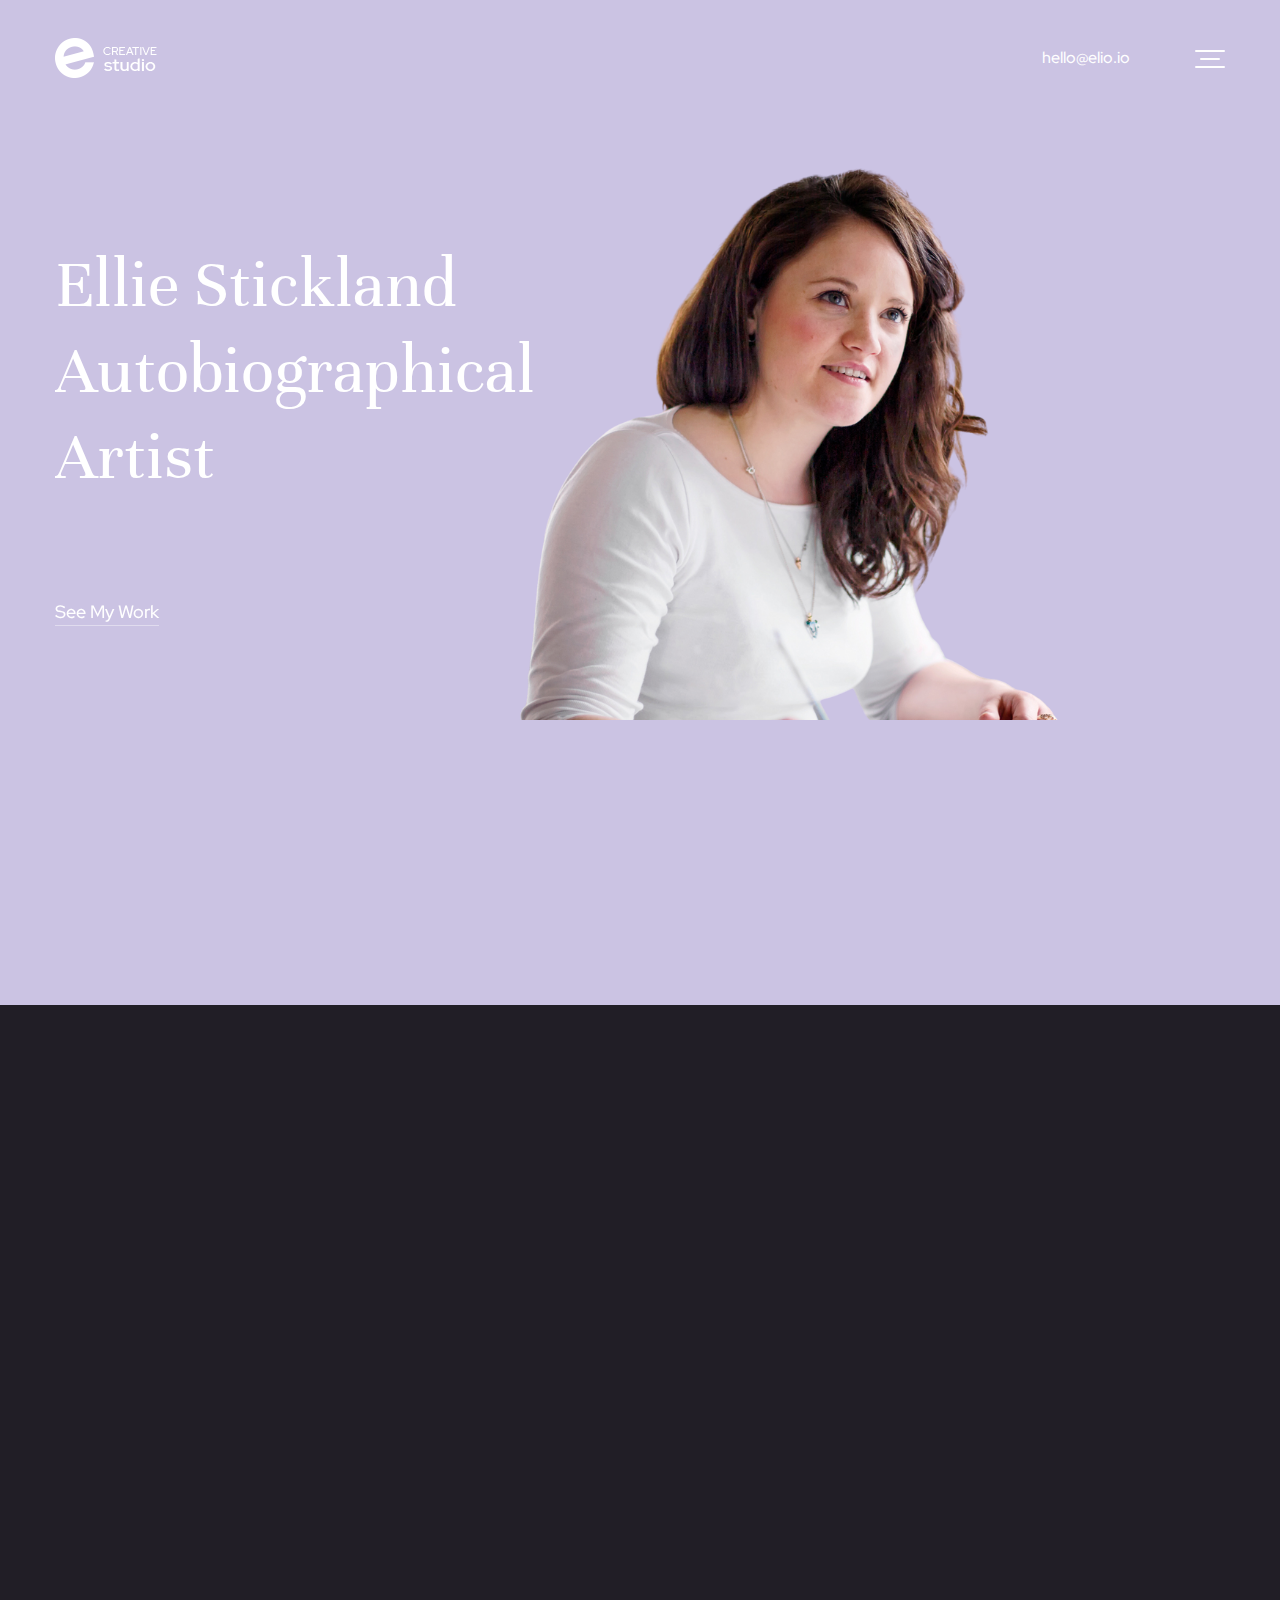
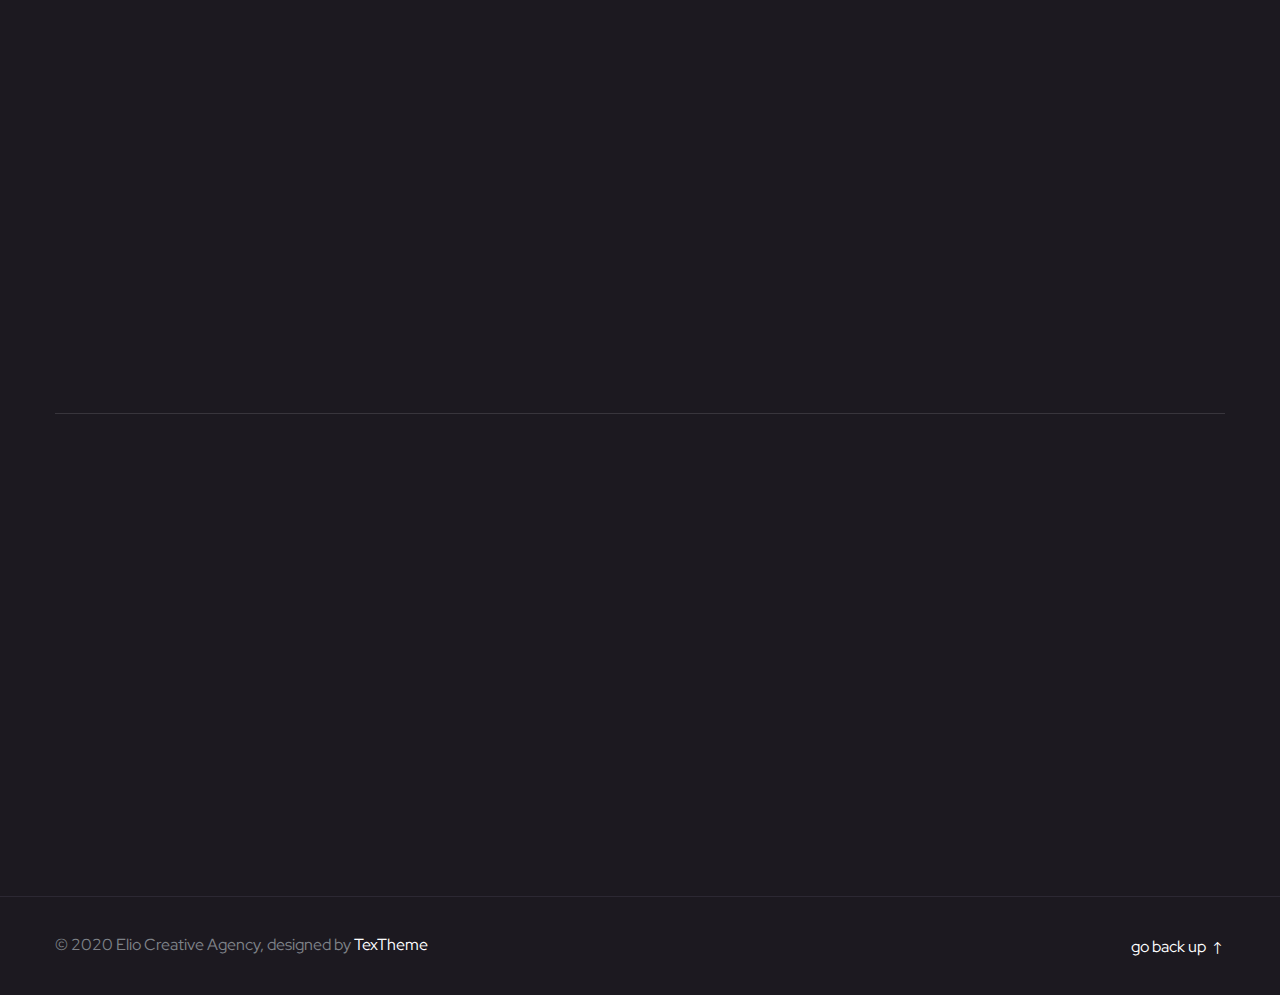
<file: index.html>
<!doctype html>
<html lang="en">

<head>
    <!-- Required meta tags -->
    <meta charset="utf-8">
    <meta name="viewport" content="width=device-width, initial-scale=1, shrink-to-fit=no">
    <!-- favicon -->
    <link rel="shortcut icon" type="image/x-icon" href="assets/img/favicon.ico">
    <!-- Bootstrap CSS -->
    <link rel="stylesheet" href="assets/vendors/bootstrap/css/bootstrap.min.css">
    <!-- animation CSS -->
    <link rel="stylesheet" href="assets/vendors/animation/animate.css">
    <!-- icon CSS -->
    <link rel="stylesheet" href="assets/vendors/elegant-icon/style.css">
    <!-- animation CSS -->
    <link rel="stylesheet" href="assets/vendors/slick/slick.css">
    <link rel="stylesheet" href="assets/vendors/slick/slick-theme.css">
    <link rel="stylesheet" href="assets/vendors/nice-select/css/nice-select.css">
    <!-- Custome CSS -->
    <link rel="stylesheet" href="assets/css/style.css">
    <link rel="stylesheet" href="assets/css/responsive.css">
    <title>Elio</title>
</head>

<body>
    <div class="body_wrapper dark_bg">
        <div id="preloader">
            <div class="product_name">Ellie</div>
        </div>
        <header class="header_area">
            <div class="container">
                <div class="d-flex align-items-center justify-content-between">
                    <a href="#" class="logo">
                        <img src="assets/img/logo-w.png" alt="">
                        <img src="assets/img/logo-b.png" alt="">
                    </a>
                    <div class="right_item">
                        <a href="mailto:hello@elio.io" class="h_contact_info">hello@elio.io</a>
                        <div class="burger_menu">
                            <span></span>
                            <span></span>
                            <span></span>
                            <span></span>
                            <span></span>
                            <span></span>
                        </div>
                    </div>
                </div>
            </div>
        </header>
        <div class="offcanvas_menu">
            <ul class="navbar-nav side_menu">
                <li class="nav-item dropdown submenu active">
                    <a class="nav-link dropdown-toggle" href="#" role="button" data-toggle="dropdown"
                        aria-haspopup="true" aria-expanded="false">
                        Home
                    </a>
                    <ul class="dropdown-menu">
                        <li class="nav-item"><a class="nav-link" href="index.html">Home One</a>
                        </li>
                        <li class="nav-item"><a class="nav-link" href="index-2.html">Home Two</a>
                        </li>
                        <li class="nav-item"><a class="nav-link" href="index-3.html">Home
                                Three</a></li>
                        <li class="nav-item active"><a class="nav-link" href="index-4.html">Home Four</a>
                        </li>
                    </ul>
                </li>
                <li class="nav-item">
                    <a class="nav-link" href="about.html">
                        About
                    </a>
                </li>
                <li class="nav-item">
                    <a class="nav-link" href="portfolio.html">
                        Portfolio
                    </a>
                </li>
                <!-- <li class="nav-item dropdown submenu">
                    <a class="nav-link dropdown-toggle" href="#" role="button" data-toggle="dropdown"
                        aria-haspopup="true" aria-expanded="false">
                        Blogs
                    </a>
                    <ul class="dropdown-menu">
                        <li class="nav-item"><a href="blog.html" class="nav-link">Blog</a></li>
                        <li class="nav-item"><a href="blog-details.html" class="nav-link">Blog Details</a>
                        </li>
                    </ul>
                </li> -->
                <li class="nav-item">
                    <a class="nav-link" href="contact.html">
                        Contact
                    </a>
                </li>
            </ul>
        </div>
        <!-- main_slider_area -->
        <section class="main_slider_area_three">
            <div class="container">
                <div class="main_slider">
                    <div class="slider_item">
                        <div class="row">
                            <div class="col-md-4 d-flex align-items-center">
                                <div class="slider_content">
                                    <h2 data-animation="fadeInUp" data-delay="0.2s">Ellie Stickland Autobiographical Artist
                                        
                                    </h2>
                                    <a href="portfolio.html" class="theme_btn btn_white" data-animation="fadeInUp"
                                        data-delay="0.5s">See My Work</a>
                                </div>
                            </div>
                            <div class="col-md-8">
                                <div class="slider_img_info">
                                    <div class="slider_img" data-animation="fadeInRight" data-delay="0.2s">
                                        <img src="assets/img/home-one/ellie770x570.png" alt="">
                                    </div>
                                </div>
                            </div>
                        </div>
                    </div>
                    <!-- <div class="slider_item">
                        <div class="row">
                            <div class="col-md-4 d-flex align-items-center">
                                <div class="slider_content">
                                    <h2 data-animation="fadeInUp" data-delay="0.2s">Creative Marketing Campaign for
                                        <span>Deixis</span>
                                    </h2>
                                    <a href="#" class="theme_btn btn_white" data-animation="fadeInUp"
                                        data-delay="0.5s">See Campaign</a>
                                </div>
                            </div>
                            <div class="col-md-8">
                                <div class="slider_img_info">
                                    <div class="slider_img" data-animation="fadeInRight" data-delay="0.2s">
                                        <img src="assets/img/home-three/01.jpg" alt="">
                                    </div>
                                </div>
                            </div>
                        </div>
                    </div>
                </div>
                <div class="slider_nav">
                    <a href="#" class="prev"><i class="arrow_left"></i></a>
                    <a href="#" class="next"><i class="arrow_right"></i></a>
                </div> -->
            </div>
        </section>
        <!-- main_slider_area -->

        <!-- portfolio_area three -->
        <section class="portfolio_area_three">
            <div class="container">
                <div class="row" id="portfolio_masonry">
                    <div class="col-md-2 wow fadeInDown">
                        <div class="sec_title">
                            <h2>Our <span>Portfolio</span></h2>
                        </div>
                    </div>
                    <div class="col-md-4 col-sm-6 wow fadeInDown" data-wow-delay="0.3s">
                        <div class="portfolio_item_three">
                            <div class="img"><img src="assets/img/home-three/pr_1.jpg" alt=""></div>
                            <div class="content">
                                <div class="category">Branding</div>
                                <a href="#">
                                    <h3>Brand Launching of Wom-<br>en's Sneakers</h3>
                                </a>
                            </div>
                        </div>
                    </div>
                    <div class="col-sm-6 wow fadeInDown" data-wow-delay="0.5s">
                        <div class="portfolio_item_three pr">
                            <div class="img"><img src="assets/img/home-three/pr_2.jpg" alt=""></div>
                            <div class="content">
                                <div class="category">Branding</div>
                                <a href="#">
                                    <h3>Natural and creative cover<br> for Boots</h3>
                                </a>
                            </div>
                        </div>
                    </div>
                    <div class="col-sm-6 wow fadeInDown" data-wow-delay="0.2s">
                        <div class="portfolio_item_three mt_190">
                            <div class="img"><img src="assets/img/home-three/pr_3.jpg" alt=""></div>
                            <div class="content">
                                <div class="category">Marketing</div>
                                <a href="#">
                                    <h3>Creative campaign for<br> healthy food</h3>
                                </a>
                            </div>
                        </div>
                    </div>
                    <div class="col-sm-6 wow fadeInDown" data-wow-delay="0.4s">
                        <div class="portfolio_item_three mt_190">
                            <div class="img"><img src="assets/img/home-three/pr_4.jpg" alt=""></div>
                            <div class="content">
                                <div class="category">Marketing</div>
                                <a href="#">
                                    <h3>Composition for minimal-<br> ist brand</h3>
                                </a>
                            </div>
                        </div>
                    </div>
                    <div class="col-sm-6 wow fadeInDown" data-wow-delay="0.2s">
                        <div class="portfolio_item_three mt_190">
                            <div class="img"><img src="assets/img/home-three/pr_5.jpg" alt=""></div>
                            <div class="content">
                                <div class="category">Branding</div>
                                <a href="#">
                                    <h3>Creation of total corporate<br> identity</h3>
                                </a>
                            </div>
                        </div>
                    </div>
                    <div class="col-sm-6 wow fadeInDown" data-wow-delay="0.4s">
                        <div class="portfolio_item_three mt_190">
                            <div class="img"><img src="assets/img/home-three/pr_6.jpg" alt=""></div>
                            <div class="content">
                                <div class="category">Branding</div>
                                <a href="#">
                                    <h3>Grobal awareness<br> stop campaign</h3>
                                </a>
                            </div>
                        </div>
                    </div>
                    <div class="col-lg-12">
                        <a href="#" class="theme_btn">See all projects</a>
                    </div>
                </div>
            </div>
        </section>
        <!-- portfolio_area three -->
        <!-- fact area -->
        <section class="fact_area">
            <div class="container">
                <div class="sec_title text-center wow fadeInDown">
                    <h2>Some Facts <span>& Figures</span></h2>
                </div>
                <div class="row">
                    <div class="col-lg-3 col-sm-6 wow fadeInDown">
                        <div class="fact_item">
                            <div class="counter">14</div><i class="arrow_up"></i>
                            <p>Ongoing projects</p>
                        </div>
                    </div>
                    <div class="col-lg-3 col-sm-6 wow fadeInDown" data-wow-delay="0.2s">
                        <div class="fact_item">
                            <div class="counter">4.2</div>K<i class="arrow_up"></i>
                            <p>Cups of coffe</p>
                        </div>
                    </div>
                    <div class="col-lg-3 col-sm-6 wow fadeInDown" data-wow-delay="0.4s">
                        <div class="fact_item">
                            <div class="counter">68</div><i class="arrow_up"></i>
                            <p>Experts at work</p>
                        </div>
                    </div>
                    <div class="col-lg-3 col-sm-6 wow fadeInDown" data-wow-delay="0.6s">
                        <div class="fact_item">
                            <div class="counter">3.7</div>K<i class="arrow_up"></i>
                            <p>Happy customers</p>
                        </div>
                    </div>
                </div>
            </div>
        </section>
        <!-- fact area -->
        <!-- contact area -->
        <section class="contact_area black_bg">
            <div class="container">
                <div class="row">
                    <div class="col-lg-5 wow fadeInDown" data-wow-delay="0.2s">
                        <div class="contact_info">
                            <h2>10 N Florida St, TX 9007, USA.</h2>
                            <p>Our opening hours are from Mon - Fri 08:00 to 17:00 you can also contact us through our
                                online channel
                            </p>
                        </div>
                    </div>
                    <div class="col-lg-6 offset-lg-1 wow fadeInDown" data-wow-delay="0.3s">
                        <form action="#" class="row contact_form">
                            <div class="col-lg-6 form-group">
                                <input type="text" class="form-control" placeholder="Your email *">
                            </div>
                            <div class="col-lg-6 form-group">
                                <input type="text" class="form-control" placeholder="Phone *">
                            </div>
                            <div class="col-lg-12 form-group">
                                <select class="form-control" id="exampleFormControlSelect1">
                                    <option>I need to do marketing for my brand</option>
                                    <option>2</option>
                                    <option>3</option>
                                    <option>4</option>
                                    <option>5</option>
                                </select>
                            </div>
                            <div class="col-md-6">
                                <button type="submit" class="submit_btn">
                                    Send Message
                                </button>
                            </div>
                            <div class="col-md-6">
                                <div class="form-check">
                                    <input class="form-check-input" type="checkbox" value="" id="defaultCheck1">
                                    <label class="form-check-label" for="defaultCheck1">
                                        I agree to receive information
                                    </label>
                                </div>
                            </div>
                        </form>
                    </div>
                </div>
                <div class="border_bottom"></div>
            </div>
        </section>
        <!-- contact area -->
        <!-- footer area -->
        <footer class="black_bg">
            <div class="footer_top">
                <div class="container">
                    <div class="row">
                        <div class="col-md-4 col-sm-6 wow fadeInDown" data-wow-delay="0.1s">
                            <div class="f_widget about-widget">
                                <a href="#" class="f_logo"><img src="assets/img/logo-w.png" alt=""></a>
                                <p>Our main objective is to help people achieve their business goals and make their
                                    business an efficient organization from all sides.</p>
                            </div>
                        </div>
                        <div class="col-md-4 col-sm-6 wow fadeInDown" data-wow-delay="0.3s">
                            <div class="f_widget social_widget">
                                <h3 class="f_title">Follow Us On</h3>
                                <ul class="list-unstyled">
                                    <li><a href="">Instagram</a></li>
                                    <li><a href="">Twitter</a></li>
                                    <li><a href="">Linkedin</a></li>
                                </ul>
                            </div>
                        </div>
                        <div class="col-md-4 wow fadeInDown" data-wow-delay="0.5s">
                            <div class="f_widget contact_widget">
                                <h3 class="f_title">Contact Us</h3>
                                <ul class="list-unstyled">
                                    <li>Phone: <a href="051958237851">+051 958 237 851</a>
                                        <a href="tel:051555222000">- +051 555 222 000</a>
                                    </li>
                                    <li>Email: <a href="#">support@elio-design.com</a></li>
                                    <li>Address: 10 N Florida St, Texas 9007, USA.</li>
                                </ul>
                            </div>
                        </div>
                    </div>
                </div>
            </div>
            <div class="footer_bottom">
                <div class="container">
                    <div class="row">
                        <div class="col-md-7 col-sm-9">
                            <p>© 2020 Elio Creative Agency, designed by <a href="#">TexTheme</a></p>
                        </div>
                        <div class="col-md-5 col-sm-3 text-right">
                            <a href="#" class="go_top">go back up <i class="arrow_up"></i></a>
                        </div>
                    </div>
                </div>
            </div>
        </footer>
        <!-- footer area -->
    </div>

    <!-- Optional JavaScript -->
    <!-- jQuery first, then Popper.js, then Bootstrap JS -->
    <script src="assets/js/jquery-3.4.1.min.js"></script>
    <script src="assets/vendors/bootstrap/js/popper.min.js"></script>
    <script src="assets/vendors/bootstrap/js/bootstrap.min.js"></script>
    <script src="assets/vendors/slick/slick.min.js"></script>
    <script src="assets/vendors/isotope/imagesloaded.pkgd.min.js"></script>
    <script src="assets/vendors/isotope/isotope.pkgd.min.js"></script>
    <script src="assets/vendors/counterup/jquery.counterup.min.js"></script>
    <script src="assets/vendors/counterup/jquery.waypoints.min.js"></script>
    <script src="assets/vendors/spilitting/splitting.min.js"></script>
    <script src="assets/vendors/wow/wow.min.js"></script>
    <script src="assets/vendors/pace/pace.min.js"></script>
    <script src="assets/vendors/nice-select/js/jquery.nice-select.min.js"></script>
    <script src="assets/js/main.js"></script>
</body>

</html>
</file>
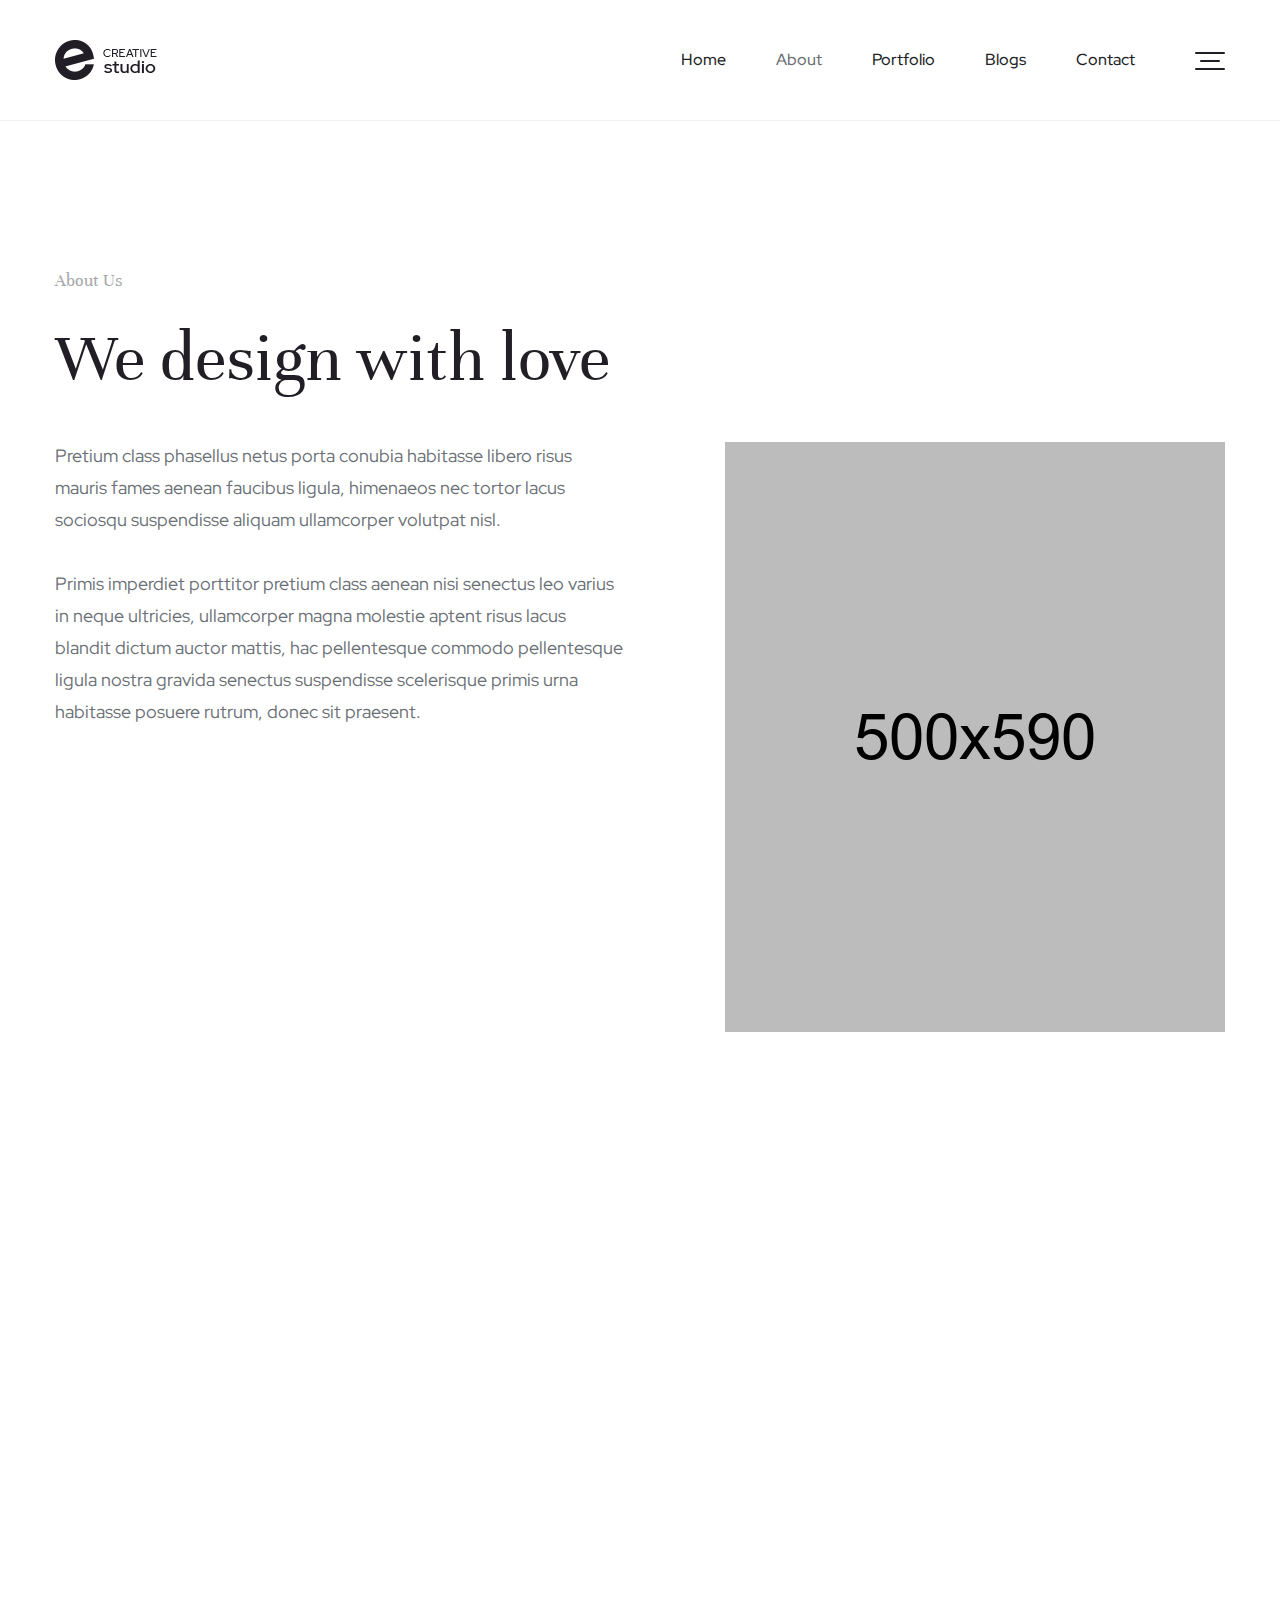
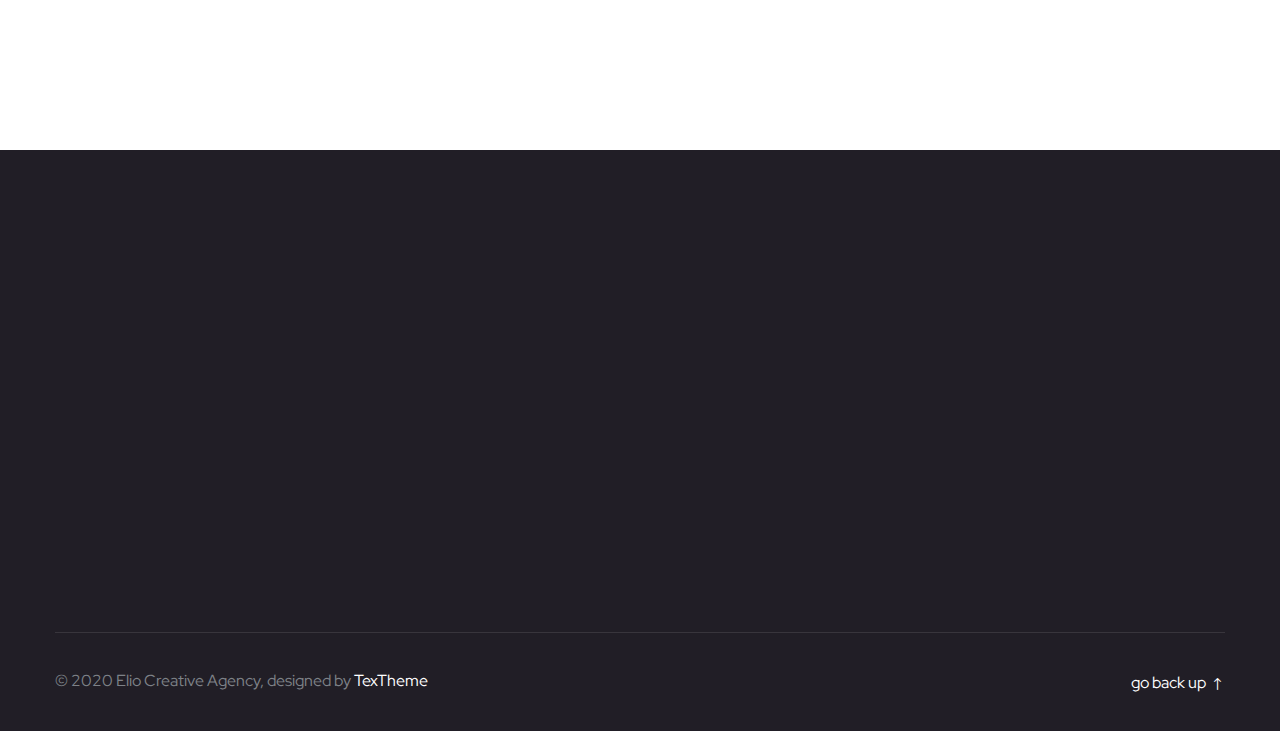
<file: about.html>
<!doctype html>
<html lang="en">

<head>
    <!-- Required meta tags -->
    <meta charset="utf-8">
    <meta name="viewport" content="width=device-width, initial-scale=1, shrink-to-fit=no">
    <!-- favicon -->
    <link rel="shortcut icon" type="image/x-icon" href="assets/img/favicon.ico">
    <!-- Bootstrap CSS -->
    <link rel="stylesheet" href="assets/vendors/bootstrap/css/bootstrap.min.css">
    <!-- animation CSS -->
    <link rel="stylesheet" href="assets/vendors/animation/animate.css">
    <!-- icon CSS -->
    <link rel="stylesheet" href="assets/vendors/elegant-icon/style.css">
    <!-- animation CSS -->
    <link rel="stylesheet" href="assets/vendors/slick/slick.css">
    <link rel="stylesheet" href="assets/vendors/slick/slick-theme.css">
    <link rel="stylesheet" href="assets/vendors/magnify-popup/magnific-popup.css">
    <!-- Custome CSS -->
    <link rel="stylesheet" href="assets/css/style.css">
    <link rel="stylesheet" href="assets/css/responsive.css">
    <title>Elio</title>
</head>

<body>
    <div class="body_wrapper">
        <div id="preloader">
            <div class="product_name">Elio</div>
        </div>
        <nav class="navbar navbar-expand-lg header_area_two">
            <div class="container">
                <a class="navbar-brand" href="index.html"><img src="assets/img/logo-b.png" alt=""></a>
                <button class="navbar-toggler" type="button" data-toggle="collapse"
                    data-target="#navbarSupportedContent" aria-controls="navbarSupportedContent" aria-expanded="false"
                    aria-label="Toggle navigation">
                    <span class="navbar-toggler-icon"></span>
                </button>
                <div class="collapse navbar-collapse" id="navbarSupportedContent">
                    <ul class="navbar-nav ml-auto">
                        <li class="nav-item dropdown submenu">
                            <a class="nav-link dropdown-toggle" href="#" role="button" data-toggle="dropdown"
                                aria-expanded="false">
                                Home
                            </a>
                            <ul class="dropdown-menu">
                                <li class="nav-item"><a class="nav-link" href="index.html">Home One</a>
                                </li>
                                <li class="nav-item"><a class="nav-link" href="index-2.html">Home Two</a>
                                </li>
                                <li class="nav-item"><a class="nav-link" href="index-3.html">Home
                                        Three</a></li>
                                <li class="nav-item"><a class="nav-link" href="index-4.html">Home Four</a>
                                </li>
                            </ul>
                        </li>
                        <li class="nav-item active">
                            <a class="nav-link" href="about.html">About</a>
                        </li>
                        <li class="nav-item">
                            <a class="nav-link" href="portfolio.html">Portfolio</a>
                        </li>
                        <li class="nav-item dropdown submenu">
                            <a class="nav-link dropdown-toggle" href="#" role="button" data-toggle="dropdown"
                                aria-expanded="false">
                                Blogs
                            </a>
                            <ul class="dropdown-menu">
                                <li class="nav-item"><a class="nav-link" href="blog.html">Blog</a></li>
                                <li class="nav-item"><a class="nav-link" href="blog-details.html">Blog
                                        Details</a>
                                </li>
                            </ul>
                        </li>
                        <li class="nav-item">
                            <a class="nav-link" href="contact.html">Contact</a>
                        </li>
                    </ul>
                    <div class="burger_menu">
                        <span></span>
                        <span></span>
                        <span></span>
                        <span></span>
                        <span></span>
                        <span></span>
                    </div>
                </div>
            </div>
        </nav>
        <div class="offcanvas_menu">
            <div class="close_icon"><i class="icon_close"></i></div>
            <ul class="navbar-nav side_menu">
                <li class="nav-item dropdown submenu">
                    <a class="nav-link dropdown-toggle" href="#" role="button" data-toggle="dropdown"
                        aria-haspopup="true" aria-expanded="false">
                        Home
                    </a>
                    <ul class="dropdown-menu">
                        <li class="nav-item"><a class="nav-link" href="index.html">Home One</a>
                        </li>
                        <li class="nav-item"><a class="nav-link" href="index-2.html">Home Two</a>
                        </li>
                        <li class="nav-item"><a class="nav-link" href="index-3.html">Home
                                Three</a></li>
                        <li class="nav-item"><a class="nav-link" href="index-4.html">Home Four</a>
                        </li>
                    </ul>
                </li>
                <li class="nav-item active">
                    <a class="nav-link" href="about.html">
                        About
                    </a>
                </li>
                <li class="nav-item">
                    <a class="nav-link" href="portfolio.html">
                        Portfolio
                    </a>
                </li>
                <li class="nav-item dropdown submenu">
                    <a class="nav-link dropdown-toggle" href="#" role="button" data-toggle="dropdown"
                        aria-haspopup="true" aria-expanded="false">
                        Blogs
                    </a>
                    <ul class="dropdown-menu">
                        <li class="nav-item"><a href="blog.html" class="nav-link">Blog</a></li>
                        <li class="nav-item"><a href="blog-details.html" class="nav-link">Blog Details</a>
                        </li>
                    </ul>
                </li>
                <li class="nav-item">
                    <a class="nav-link" href="contact.html">
                        Contact
                    </a>
                </li>
            </ul>
        </div>
        <!-- about banner area -->
        <section class="about_banner_area">
            <div class="container">
                <div class="row">
                    <div class="col-lg-6">
                        <div class="about_details_content wow fadeInDown" data-wow-delay="0.3s">
                            <h6>About Us</h6>
                            <h2>We design with love</h2>
                            <p>Pretium class phasellus netus porta conubia habitasse libero risus mauris fames aenean
                                faucibus ligula, himenaeos nec tortor lacus sociosqu suspendisse aliquam ullamcorper
                                volutpat nisl.
                            </p>
                            <p>Primis imperdiet porttitor pretium class aenean nisi senectus leo varius in neque
                                ultricies, ullamcorper magna molestie aptent risus lacus blandit dictum auctor mattis,
                                hac pellentesque commodo pellentesque ligula nostra gravida senectus suspendisse
                                scelerisque primis urna habitasse posuere rutrum, donec sit praesent.
                            </p>
                        </div>
                    </div>
                    <div class="col-lg-6">
                        <div class="about_img">
                            <div class="img_one wow fadeInDown" data-wow-delay="0.4s"><img src="assets/img/about/02.jpg"
                                    alt=""></div>
                            <div class="img_two wow fadeInRight" data-wow-delay="0.6s"><img
                                    src="assets/img/about/01.jpg" alt=""></div>
                        </div>
                    </div>
                </div>
            </div>
        </section>
        <!-- about banner area -->
        <!-- fact area -->
        <section class="fact_area">
            <div class="container">
                <div class="row">
                    <div class="col-lg-3 col-sm-6 wow fadeInDown">
                        <div class="fact_item">
                            <div class="counter">14</div><i class="arrow_up"></i>
                            <p>Ongoing projects</p>
                        </div>
                    </div>
                    <div class="col-lg-3 col-sm-6 wow fadeInDown" data-wow-delay="0.2s">
                        <div class="fact_item">
                            <div class="counter">4.2</div>K<i class="arrow_up"></i>
                            <p>Cups of coffe</p>
                        </div>
                    </div>
                    <div class="col-lg-3 col-sm-6 wow fadeInDown" data-wow-delay="0.4s">
                        <div class="fact_item">
                            <div class="counter">68</div><i class="arrow_up"></i>
                            <p>Experts at work</p>
                        </div>
                    </div>
                    <div class="col-lg-3 col-sm-6 wow fadeInDown" data-wow-delay="0.6s">
                        <div class="fact_item">
                            <div class="counter">3.7</div>K<i class="arrow_up"></i>
                            <p>Happy customers</p>
                        </div>
                    </div>
                </div>
            </div>
        </section>
        <!-- fact area -->

        <!-- video area -->
        <section class="video_area">
            <div class="container">
                <div class="video_info wow fadeInDown" data-wow-delay="0.1s">
                    <img src="assets/img/about/video.jpg" alt="">
                    <a href="https://www.youtube.com/watch?v=sU3FkzUKHXU" class="video_icon popup-youtube">
                        <img src="assets/img/about/video_btn.png" alt="">
                        <p>Play video 2:45 min</p>
                    </a>
                </div>
            </div>
        </section>
        <!-- video area -->
        <!-- team area -->
        <section class="team_area">
            <div class="container">
                <div class="row">
                    <div class="col-lg-3 wow fadeInDown" data-wow-delay="0.1s">
                        <div class="sec_title">
                            <h2>Meet Our New Team Geniuses</h2>
                        </div>
                    </div>
                    <div class="col-lg-3 col-md-4 col-sm-6 wow fadeInDown" data-wow-delay="0.2s">
                        <div class="team_item">
                            <a href="#" class="img"><img src="assets/img/home-one/team1.jpg" alt=""></a>
                            <h3>Ron Gasul</h3>
                        </div>
                    </div>
                    <div class="col-lg-3 col-md-4 col-sm-6 wow fadeInDown" data-wow-delay="0.4s">
                        <div class="team_item">
                            <a href="#" class="img"><img src="assets/img/home-one/team2.jpg" alt=""></a>
                            <h3>Idris Olabood</h3>
                        </div>
                    </div>
                    <div class="col-lg-3 col-md-4 col-sm-6 wow fadeInDown" data-wow-delay="0.6s">
                        <div class="team_item">
                            <a href="#" class="img"><img src="assets/img/home-one/team3.jpg" alt=""></a>
                            <h3>Arian kon</h3>
                        </div>
                    </div>
                </div>
            </div>
        </section>
        <!-- team area -->
        <!-- subscribe area -->
        <section class="subscribe_area">
            <div class="container">
                <div class="row">
                    <div class="col-lg-6 col-md-5 wow fadeInLeft" data-wow-delay="0.1s">
                        <div class="sec_title">
                            <h2>Receive our updates</h2>
                        </div>
                    </div>
                    <div class="col-lg-6 col-md-7 wow fadeInRight" data-wow-delay="0.3s">
                        <form action="#" class="subscribe_form">
                            <input type="text" name="name" placeholder="Your email *">
                            <button type="button" class="submit_btn submit_btn_black">Subscribe</button>
                        </form>
                    </div>
                </div>
            </div>
        </section>
        <!-- subscribe area -->
        <!-- footer area -->
        <footer class="black_bg">
            <div class="footer_top">
                <div class="container">
                    <div class="row">
                        <div class="col-md-4 col-sm-6 wow fadeInDown" data-wow-delay="0.1s">
                            <div class="f_widget about-widget">
                                <a href="#" class="f_logo"><img src="assets/img/logo-w.png" alt=""></a>
                                <p>Our main objective is to help people achieve their business goals and make their
                                    business an efficient organization from all sides.</p>
                            </div>
                        </div>
                        <div class="col-md-4 col-sm-6 wow fadeInDown" data-wow-delay="0.3s">
                            <div class="f_widget social_widget">
                                <h3 class="f_title">Follow Us On</h3>
                                <ul class="list-unstyled">
                                    <li><a href="">Instagram</a></li>
                                    <li><a href="">Twitter</a></li>
                                    <li><a href="">Linkedin</a></li>
                                </ul>
                            </div>
                        </div>
                        <div class="col-md-4 wow fadeInDown" data-wow-delay="0.5s">
                            <div class="f_widget contact_widget">
                                <h3 class="f_title">Contact Us</h3>
                                <ul class="list-unstyled">
                                    <li>Phone: <a href="051958237851">+051 958 237 851</a>
                                        <a href="tel:051555222000">- +051 555 222 000</a>
                                    </li>
                                    <li>Email: <a href="#">support@elio-design.com</a></li>
                                    <li>Address: 10 N Florida St, Texas 9007, USA.</li>
                                </ul>
                            </div>
                        </div>
                    </div>
                </div>
            </div>
            <div class="footer_bottom footer_bottom_two">
                <div class="container">
                    <div class="border_bottom"></div>
                    <div class="row">
                        <div class="col-md-7 col-sm-9">
                            <p>© 2020 Elio Creative Agency, designed by <a href="#">TexTheme</a></p>
                        </div>
                        <div class="col-md-5 col-sm-3 text-right">
                            <a href="#" class="go_top">go back up <i class="arrow_up"></i></a>
                        </div>
                    </div>
                </div>
            </div>
        </footer>
        <!-- footer area -->
    </div>

    <!-- Optional JavaScript -->
    <!-- jQuery first, then Popper.js, then Bootstrap JS -->
    <script src="assets/js/jquery-3.4.1.min.js"></script>
    <script src="assets/vendors/bootstrap/js/popper.min.js"></script>
    <script src="assets/vendors/bootstrap/js/bootstrap.min.js"></script>
    <script src="assets/vendors/slick/slick.min.js"></script>
    <script src="assets/vendors/isotope/imagesloaded.pkgd.min.js"></script>
    <script src="assets/vendors/isotope/isotope.pkgd.min.js"></script>
    <script src="assets/vendors/counterup/jquery.waypoints.min.js"></script>
    <script src="assets/vendors/counterup/jquery.counterup.min.js"></script>
    <script src="assets/vendors/spilitting/splitting.min.js"></script>
    <script src="assets/vendors/wow/wow.min.js"></script>
    <script src="assets/vendors/pace/pace.min.js"></script>
    <script src="assets/vendors/magnify-popup/jquery.magnific-popup.min.js"></script>
    <script src="assets/js/main.js"></script>
</body>

</html>
</file>
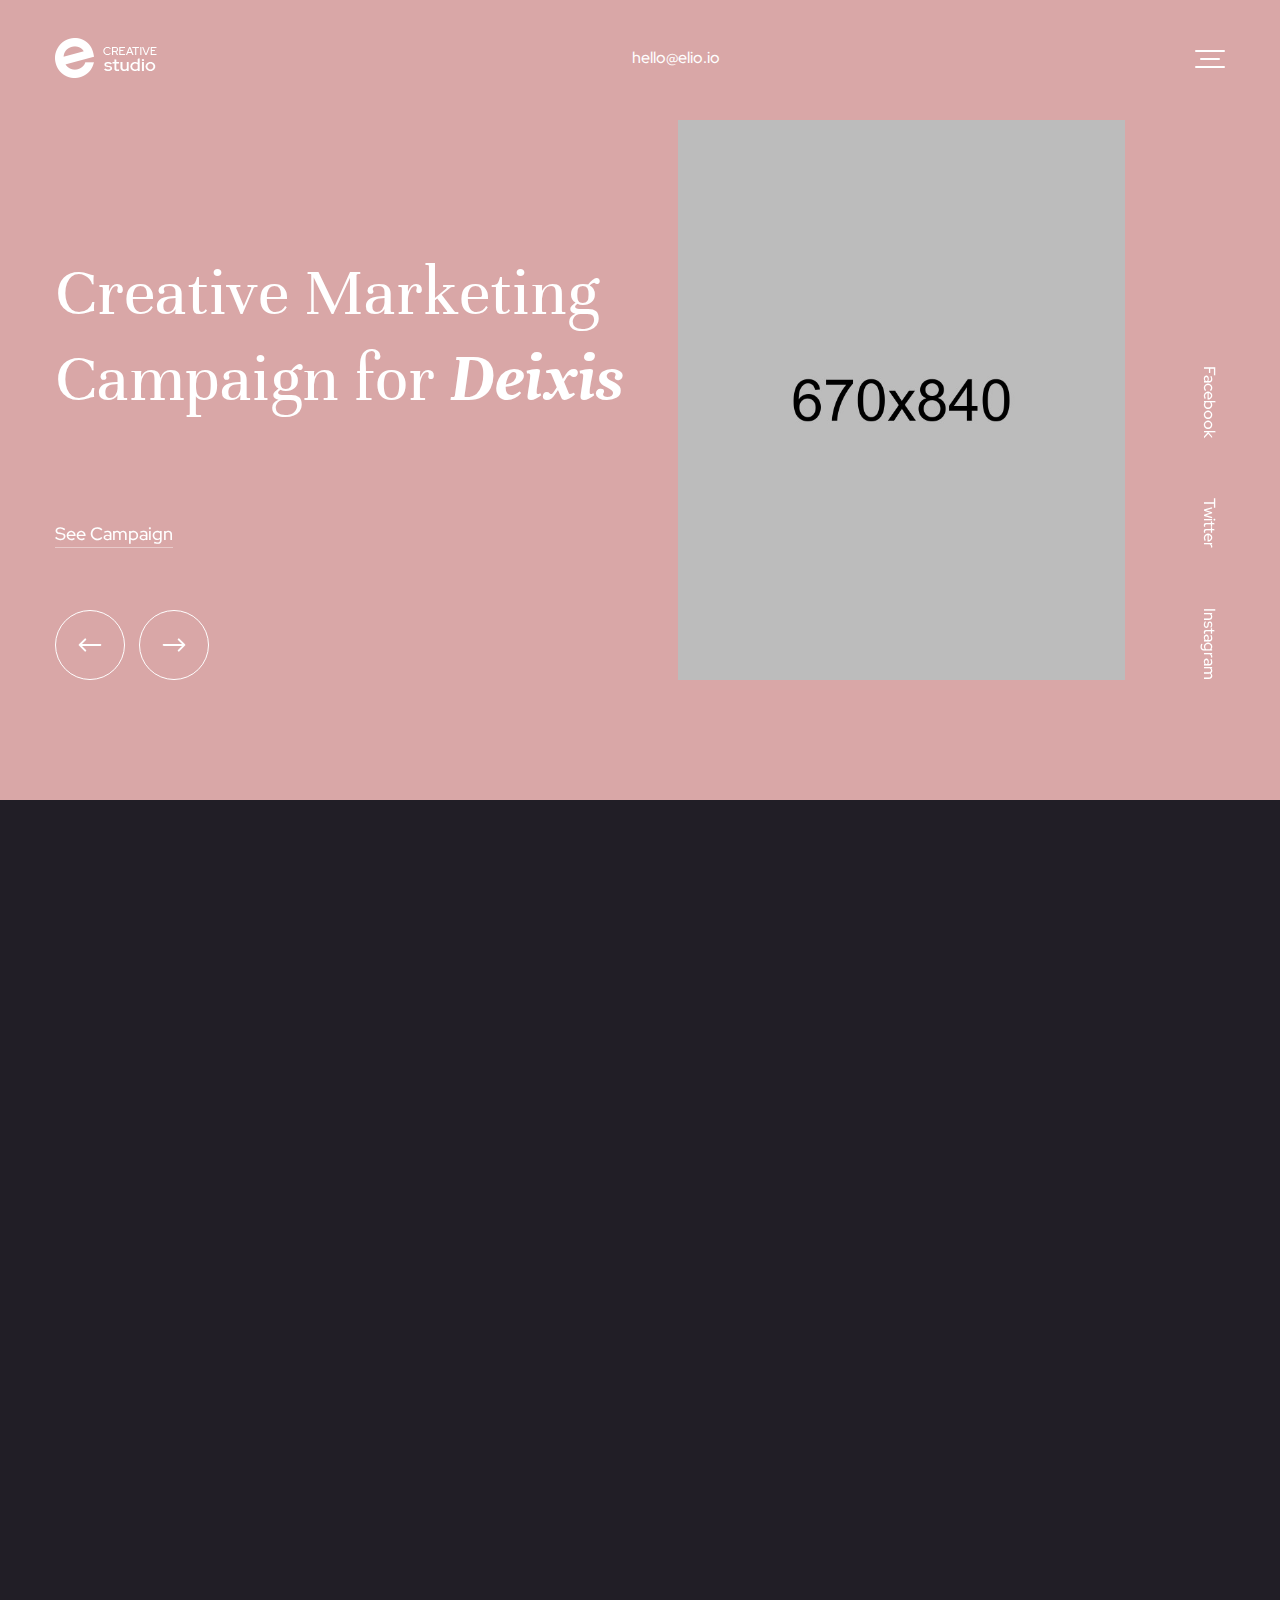
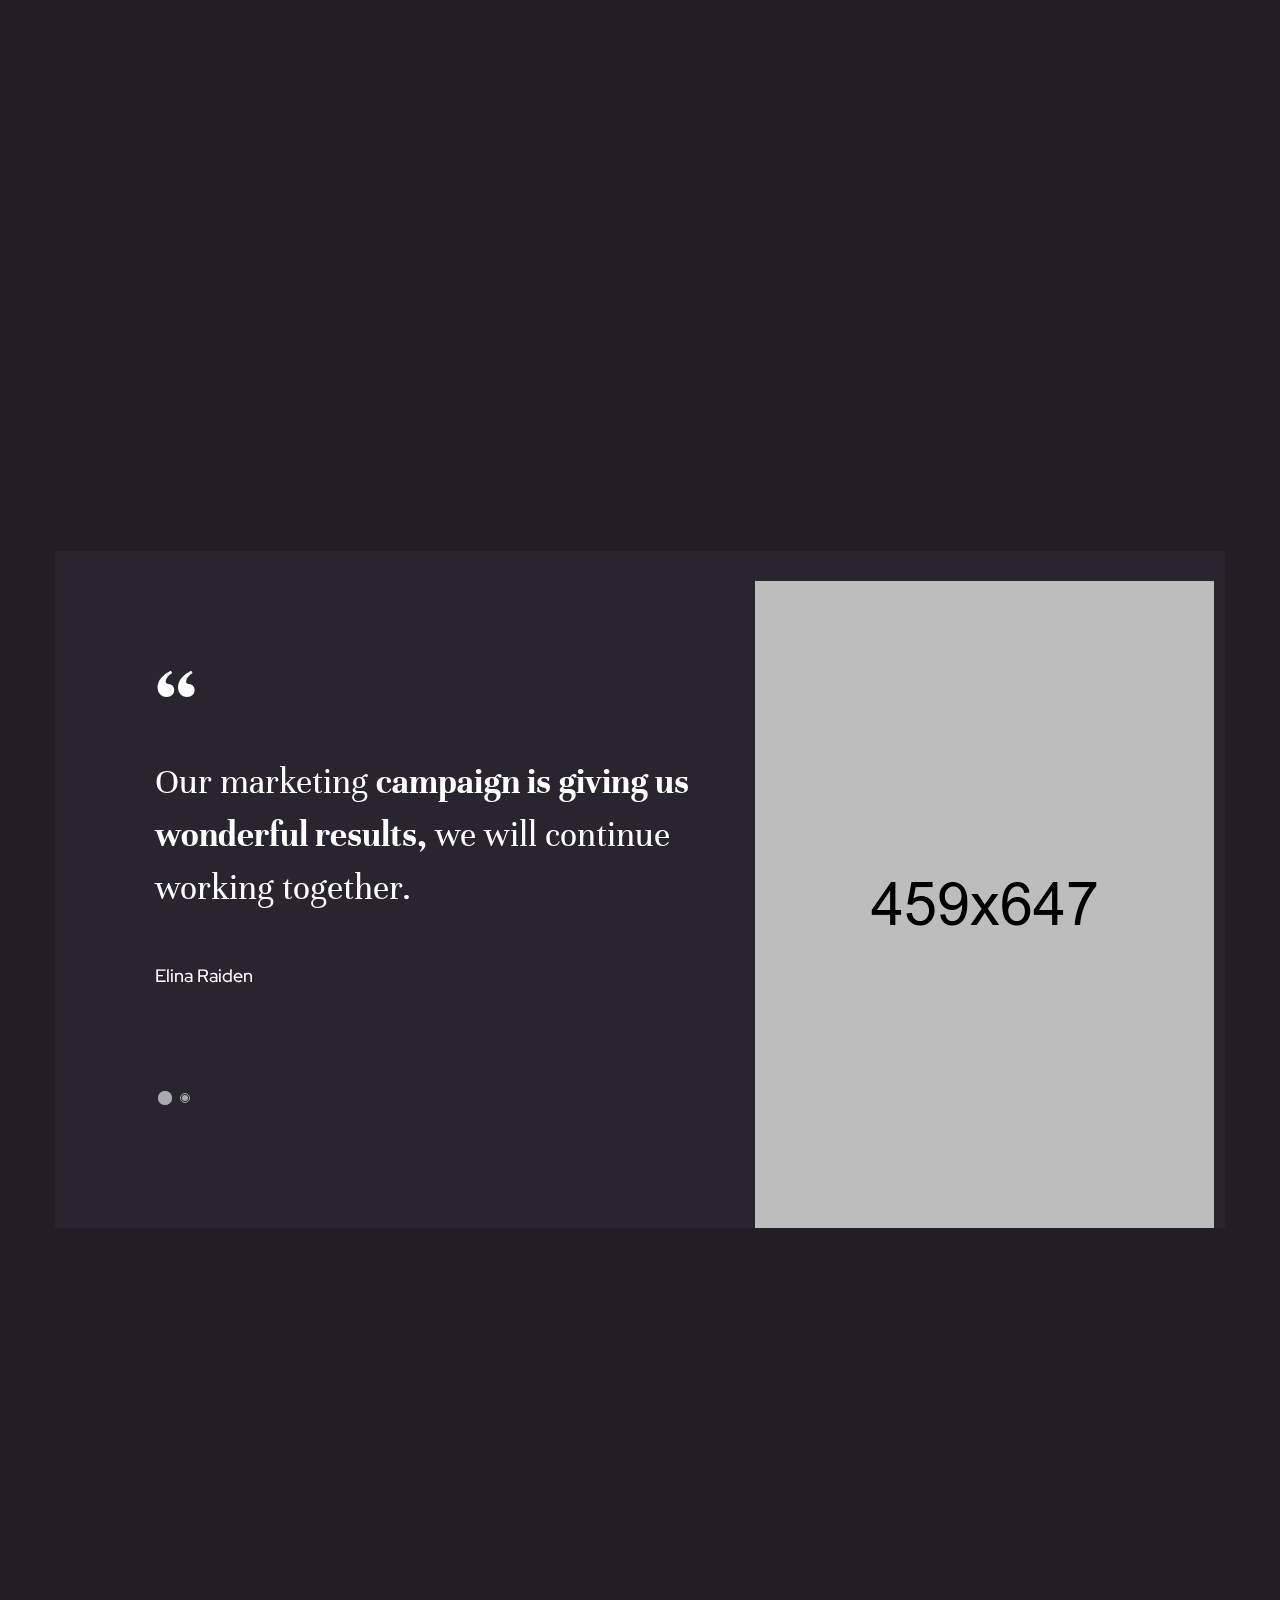
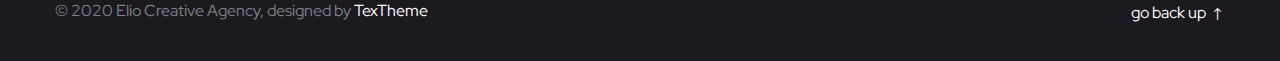
<file: index-2.html>
<!doctype html>
<html lang="en">

<head>
    <!-- Required meta tags -->
    <meta charset="utf-8">
    <meta name="viewport" content="width=device-width, initial-scale=1, shrink-to-fit=no">
    <!-- favicon -->
    <link rel="shortcut icon" type="image/x-icon" href="assets/img/favicon.ico">
    <!-- Bootstrap CSS -->
    <link rel="stylesheet" href="assets/vendors/bootstrap/css/bootstrap.min.css">
    <!-- animation CSS -->
    <link rel="stylesheet" href="assets/vendors/animation/animate.css">
    <!-- icon CSS -->
    <link rel="stylesheet" href="assets/vendors/elegant-icon/style.css">
    <!-- animation CSS -->
    <link rel="stylesheet" href="assets/vendors/slick/slick.css">
    <link rel="stylesheet" href="assets/vendors/slick/slick-theme.css">
    <link rel="stylesheet" href="assets/vendors/spilitting/splitting.css">
    <link rel="stylesheet" href="assets/vendors/nice-select/css/nice-select.css">
    <!-- Custome CSS -->
    <link rel="stylesheet" href="assets/css/style.css">
    <link rel="stylesheet" href="assets/css/responsive.css">
    <title>Elio</title>
</head>

<body>
    <div class="body_wrapper dark_bg">
        <div id="preloader">
            <div class="product_name">Elio</div>
        </div>
        <header class="header_area">
            <div class="container">
                <div class="d-flex align-items-center justify-content-between">
                    <a href="#" class="logo">
                        <img src="assets/img/logo-w.png" alt="">
                        <img src="assets/img/logo-b.png" alt="">
                    </a>
                    <a href="mailto:hello@elio.io" class="h_contact_info">hello@elio.io</a>
                    <div class="burger_menu">
                        <span></span>
                        <span></span>
                        <span></span>
                        <span></span>
                        <span></span>
                        <span></span>
                    </div>
                </div>
            </div>
        </header>
        <div class="offcanvas_menu">
            <ul class="navbar-nav side_menu">
                <li class="nav-item dropdown submenu active">
                    <a class="nav-link dropdown-toggle" href="#" role="button" data-toggle="dropdown"
                        aria-haspopup="true" aria-expanded="false">
                        Home
                    </a>
                    <ul class="dropdown-menu">
                        <li class="nav-item"><a class="nav-link" href="index.html">Home One</a>
                        </li>
                        <li class="nav-item active"><a class="nav-link" href="index-2.html">Home Two</a>
                        </li>
                        <li class="nav-item"><a class="nav-link" href="index-3.html">Home
                                Three</a></li>
                        <li class="nav-item"><a class="nav-link" href="index-4.html">Home Four</a>
                        </li>
                    </ul>
                </li>
                <li class="nav-item">
                    <a class="nav-link" href="about.html">
                        About
                    </a>
                </li>
                <li class="nav-item">
                    <a class="nav-link" href="portfolio.html">
                        Portfolio
                    </a>
                </li>
                <li class="nav-item dropdown submenu">
                    <a class="nav-link dropdown-toggle" href="#" role="button" data-toggle="dropdown"
                        aria-haspopup="true" aria-expanded="false">
                        Blogs
                    </a>
                    <ul class="dropdown-menu">
                        <li class="nav-item"><a href="blog.html" class="nav-link">Blog</a></li>
                        <li class="nav-item"><a href="blog-details.html" class="nav-link">Blog Details</a>
                        </li>
                    </ul>
                </li>
                <li class="nav-item">
                    <a class="nav-link" href="contact.html">
                        Contact
                    </a>
                </li>
            </ul>
        </div>
        <!-- main_slider_area -->
        <section class="main_slider_area">
            <div class="container">
                <div class="main_slider ">
                    <div class="slider_item">
                        <div class="row">
                            <div class="col-md-4 d-flex align-items-center">
                                <div class="slider_content">
                                    <h2 data-splitting>Creative Marketing Campaign for <strong>Deixis</strong></h2>
                                    <a href="#" class="theme_btn btn_white">See Campaign</a>
                                </div>
                            </div>
                            <div class="col-md-8">
                                <div class="slider_img_info">
                                    <div class="slider_img">
                                        <img src="assets/img/home-one/slider_img.jpg" alt="">
                                    </div>
                                    <ul class="social_icon">
                                        <li><a href="#">Facebook</a></li>
                                        <li><a href="#">Twitter</a></li>
                                        <li><a href="#">Instagram</a></li>
                                    </ul>
                                </div>
                            </div>
                        </div>
                    </div>
                    <div class="slider_item">
                        <div class="row">
                            <div class="col-md-4 d-flex align-items-center">
                                <div class="slider_content">
                                    <h2 data-splitting>Creative Marketing Campaign for <strong>Deixis</strong></h2>
                                    <a href="#" class="theme_btn btn_white">See Campaign</a>
                                </div>
                            </div>
                            <div class="col-md-8">
                                <div class="slider_img_info">
                                    <div class="slider_img">
                                        <img src="assets/img/home-one/slider_img.jpg" alt="">
                                    </div>
                                    <ul class="social_icon">
                                        <li><a href="#">Facebook</a></li>
                                        <li><a href="#">Twitter</a></li>
                                        <li><a href="#">Instagram</a></li>
                                    </ul>
                                </div>
                            </div>
                        </div>
                    </div>
                </div>
                <div class="slider_nav">
                    <a href="#" class="prev"><i class="arrow_left"></i></a>
                    <a href="#" class="next"><i class="arrow_right"></i></a>
                </div>
            </div>
        </section>
        <!-- main_slider_area -->
        <!-- about_area -->
        <section class="about_area">
            <div class="container">
                <div class="sec_title text-center wow fadeInUp">
                    <h2>Creative Solutions to Impact <br>Your Customers</h2>
                </div>
                <div class="row">
                    <div class="col-lg-6">
                        <div class="about_content text-right wow fadeInUp">
                            <p>Since we started, our greatest motivation was and is and will continue to be the
                                satisfaction of our customers. Our creations are constantly studying new solutions for
                                you.
                            </p>
                            <a href="#" class="theme_btn">Learn more about the way of working</a>
                        </div>
                    </div>
                    <div class="col-lg-6">
                        <div class="fact_item wow fadeInUp" data-wow-delay="0.2s">
                            <div class="counter">68</div><i class="arrow_up"></i>
                            <p>Experts at work</p>
                        </div>
                        <div class="fact_item wow fadeInUp" data-wow-delay="0.3s">
                            <div class="counter">3.7</div>K<i class="arrow_up"></i>
                            <p>Experts at work</p>
                        </div>
                    </div>
                </div>
            </div>
        </section>
        <!-- about_area -->
        <!-- portfolio_area -->
        <section class="portfolio_area">
            <div class="container">
                <div class="row portfolio_gallery">
                    <div class="col-lg-4 col-md-6">
                        <div class="portfolio_item">
                            <div class="overlay_img">
                                <img src="assets/img/home-one/02.jpg" alt="">
                                <div class="content">
                                    <a href="portfolio-details.html">
                                        <h3>Art event cover<br> design</h3>
                                    </a>
                                    <a href="#" class="theme_btn">See project</a>
                                </div>
                            </div>
                        </div>
                    </div>
                    <div class="col-lg-4 col-md-6">
                        <div class="portfolio_item">
                            <div class="overlay_img">
                                <img src="assets/img/home-one/01.jpg" alt="">
                                <div class="content">
                                    <a href="portfolio-details.html">
                                        <h3>Art event cover<br> design</h3>
                                    </a>
                                    <a href="#" class="theme_btn">See project</a>
                                </div>
                            </div>
                        </div>
                    </div>
                    <div class="col-lg-4 col-md-6">
                        <div class="portfolio_item">
                            <div class="overlay_img">
                                <img src="assets/img/home-one/03.jpg" alt="">
                                <div class="content">
                                    <a href="portfolio-details.html">
                                        <h3>Art event cover<br> design</h3>
                                    </a>
                                    <a href="#" class="theme_btn">See project</a>
                                </div>
                            </div>
                        </div>
                    </div>
                    <div class="col-lg-4 col-md-6">
                        <div class="portfolio_item">
                            <div class="overlay_img">
                                <img src="assets/img/home-one/05.jpg" alt="">
                                <div class="content">
                                    <a href="portfolio-details.html">
                                        <h3>Art event cover<br> design</h3>
                                    </a>
                                    <a href="#" class="theme_btn">See project</a>
                                </div>
                            </div>
                        </div>
                    </div>
                    <div class="col-lg-4 col-md-6">
                        <div class="portfolio_item">
                            <div class="overlay_img">
                                <img src="assets/img/home-one/06.jpg" alt="">
                                <div class="content">
                                    <a href="portfolio-details.html">
                                        <h3>Art event cover<br> design</h3>
                                    </a>
                                    <a href="#" class="theme_btn">See project</a>
                                </div>
                            </div>
                        </div>
                    </div>
                    <div class="col-lg-4 col-md-6">
                        <div class="portfolio_item">
                            <div class="overlay_img">
                                <img src="assets/img/home-one/04.jpg" alt="">
                                <div class="content">
                                    <a href="portfolio-details.html">
                                        <h3>Art event cover<br> design</h3>
                                    </a>
                                    <a href="#" class="theme_btn">See project</a>
                                </div>
                            </div>
                        </div>
                    </div>
                    <div class="col-lg-4 col-md-6">
                        <div class="portfolio_item">
                            <div class="overlay_img">
                                <img src="assets/img/home-one/08.jpg" alt="">
                                <div class="content">
                                    <a href="portfolio-details.html">
                                        <h3>Art event cover<br> design</h3>
                                    </a>
                                    <a href="#" class="theme_btn">See project</a>
                                </div>
                            </div>
                        </div>
                    </div>
                    <div class="col-lg-4 col-md-6">
                        <div class="portfolio_item">
                            <div class="overlay_img">
                                <img src="assets/img/home-one/07.jpg" alt="">
                                <div class="content">
                                    <a href="portfolio-details.html">
                                        <h3>Art event cover<br> design</h3>
                                    </a>
                                    <a href="#" class="theme_btn">See project</a>
                                </div>
                            </div>
                        </div>
                    </div>
                    <div class="col-lg-4 col-md-6">
                        <div class="portfolio_item">
                            <div class="overlay_img">
                                <img src="assets/img/home-one/09.jpg" alt="">
                                <div class="content">
                                    <a href="portfolio-details.html">
                                        <h3>Art event cover<br> design</h3>
                                    </a>
                                    <a href="#" class="theme_btn">See project</a>
                                </div>
                            </div>
                        </div>
                    </div>
                </div>
                <div class="text-right">
                    <a href="#" class="theme_btn">See all projects</a>
                </div>
            </div>
        </section>
        <!-- portfolio_area -->
        <!-- solution_area -->
        <section class="solution_area">
            <div class="container">
                <div class="row">
                    <div class="col-lg-4">
                        <div class="sec_title wow fadeInDown">
                            <h2>Solutions We Offer</h2>
                        </div>
                    </div>
                    <div class="col-lg-3 offset-lg-1 col-sm-6 wow fadeInDown" data-wow-delay="0.2s">
                        <div class="solution_item first">
                            <h3>Marketing for your brand</h3>
                            <p>We create your brand from scratch, with a basis for its global expansion</p>
                            <div class="arrow_btn"><a href="#" class="theme_btn">See more<i class="arrow_right"></i></a>
                            </div>
                        </div>
                    </div>
                    <div class="col-lg-3 offset-lg-1 col-sm-6 wow fadeInDown" data-wow-delay="0.4s">
                        <div class="solution_item">
                            <h3>Creation of trademark</h3>
                            <p>We create your brand from scratch, with a basis for its global expansion</p>
                            <div class="arrow_btn"><a href="#" class="theme_btn">See more<i class="arrow_right"></i></a>
                            </div>
                        </div>
                    </div>
                </div>
            </div>
        </section>
        <!-- solution_area -->
        <!-- testimonial area -->
        <section class="testimonial_area">
            <div class="container">
                <div class="testimonial_slider">
                    <div class="item row">
                        <div class="col-lg-7">
                            <div class="testimonial_content">
                                <div class="icon">“</div>
                                <h3>Our marketing <span>campaign is giving us wonderful results,</span> we will continue
                                    working together.</h3>
                                <div class="name">Elina Raiden</div>
                            </div>
                        </div>
                        <div class="col-lg-5">
                            <div class="testimonial_img">
                                <img src="assets/img/home-one/testimonial_img.png" alt="">
                            </div>
                        </div>
                    </div>
                    <div class="item row">
                        <div class="col-lg-7">
                            <div class="testimonial_content">
                                <div class="icon">“</div>
                                <h3>Our marketing <span>campaign is giving us wonderful results,</span> we will continue
                                    working together.</h3>
                                <div class="name">Elina Raiden</div>
                            </div>
                        </div>
                        <div class="col-lg-5">
                            <div class="testimonial_img">
                                <img src="assets/img/home-one/testimonial_img.png" alt="">
                            </div>
                        </div>
                    </div>
                </div>
            </div>
        </section>
        <!-- testimonial area -->
        <!-- team area -->
        <section class="team_area">
            <div class="container">
                <div class="row">
                    <div class="col-lg-3 wow fadeInDown">
                        <div class="sec_title">
                            <h2>Meet Our New Team Geniuses</h2>
                        </div>
                    </div>
                    <div class="col-lg-3 col-md-4 col-sm-6 wow fadeInDown" data-wow-delay="0.2s">
                        <div class="team_item">
                            <a href="#" class="img"><img src="assets/img/home-one/team1.jpg" alt=""></a>
                            <h3>Ron Gasul</h3>
                        </div>
                    </div>
                    <div class="col-lg-3 col-md-4 col-sm-6 wow fadeInDown" data-wow-delay="0.4s">
                        <div class="team_item">
                            <a href="#" class="img"><img src="assets/img/home-one/team2.jpg" alt=""></a>
                            <h3>Idris Olabood</h3>
                        </div>
                    </div>
                    <div class="col-lg-3 col-md-4 col-sm-6 wow fadeInDown" data-wow-delay="0.6s">
                        <div class="team_item">
                            <a href="#" class="img"><img src="assets/img/home-one/team3.jpg" alt=""></a>
                            <h3>Arian kon</h3>
                        </div>
                    </div>
                </div>
            </div>
        </section>
        <!-- team area -->
        <!-- contact area -->
        <section class="contact_area black_bg">
            <div class="container">
                <div class="row">
                    <div class="col-lg-5 wow fadeInDown" data-wow-delay="0.1s">
                        <div class="contact_info">
                            <h2>10 N Florida St, TX 9007, USA.</h2>
                            <p>Our opening hours are from Mon - Fri 08:00 to 17:00 you can also contact us through our
                                online channel</p>
                        </div>
                    </div>
                    <div class="col-lg-6 offset-lg-1 wow fadeInDown" data-wow-delay="0.3s">
                        <form action="#" class="row contact_form">
                            <div class="col-lg-6 form-group">
                                <input type="text" class="form-control" placeholder="Your email *">
                            </div>
                            <div class="col-lg-6 form-group">
                                <input type="text" class="form-control" placeholder="Phone *">
                            </div>
                            <div class="col-lg-12 form-group">
                                <select class="form-control" id="exampleFormControlSelect1">
                                    <option>I need to do marketing for my brand</option>
                                    <option>2</option>
                                    <option>3</option>
                                    <option>4</option>
                                    <option>5</option>
                                </select>
                            </div>
                            <div class="col-md-6">
                                <button type="submit" class="submit_btn">
                                    Send Message
                                </button>
                            </div>
                            <div class="col-md-6">
                                <div class="form-check">
                                    <input class="form-check-input" type="checkbox" value="" id="defaultCheck1">
                                    <label class="form-check-label" for="defaultCheck1">
                                        I agree to receive information
                                    </label>
                                </div>
                            </div>
                        </form>
                    </div>
                </div>
                <div class="border_bottom"></div>
            </div>
        </section>
        <!-- contact area -->
        <!-- footer area -->
        <footer class="black_bg">
            <div class="footer_top">
                <div class="container">
                    <div class="row">
                        <div class="col-md-4 col-sm-6 wow fadeInDown" data-wow-delay="0.1s">
                            <div class="f_widget about-widget">
                                <a href="#" class="f_logo"><img src="assets/img/logo-w.png" alt=""></a>
                                <p>Our main objective is to help people achieve their business goals and make their
                                    business an efficient organization from all sides.</p>
                            </div>
                        </div>
                        <div class="col-md-4 col-sm-6 wow fadeInDown" data-wow-delay="0.3s">
                            <div class="f_widget social_widget">
                                <h3 class="f_title">Follow Us On</h3>
                                <ul class="list-unstyled">
                                    <li><a href="">Instagram</a></li>
                                    <li><a href="">Twitter</a></li>
                                    <li><a href="">Linkedin</a></li>
                                </ul>
                            </div>
                        </div>
                        <div class="col-md-4 wow fadeInDown" data-wow-delay="0.5s">
                            <div class="f_widget contact_widget">
                                <h3 class="f_title">Contact Us</h3>
                                <ul class="list-unstyled">
                                    <li>Phone: <a href="051958237851">+051 958 237 851</a>
                                        <a href="tel:051555222000">- +051 555 222 000</a>
                                    </li>
                                    <li>Email: <a href="#">support@elio-design.com</a></li>
                                    <li>Address: 10 N Florida St, Texas 9007, USA.</li>
                                </ul>
                            </div>
                        </div>
                    </div>
                </div>
            </div>
            <div class="footer_bottom">
                <div class="container">
                    <div class="row">
                        <div class="col-md-7 col-sm-9">
                            <p>© 2020 Elio Creative Agency, designed by <a href="#">TexTheme</a></p>
                        </div>
                        <div class="col-md-5 col-sm-3 text-right">
                            <a href="#" class="go_top">go back up <i class="arrow_up"></i></a>
                        </div>
                    </div>
                </div>
            </div>
        </footer>
        <!-- footer area -->
    </div>

    <!-- Optional JavaScript -->
    <!-- jQuery first, then Popper.js, then Bootstrap JS -->
    <script src="assets/js/jquery-3.4.1.min.js"></script>
    <script src="assets/vendors/bootstrap/js/popper.min.js"></script>
    <script src="assets/vendors/bootstrap/js/bootstrap.min.js"></script>
    <script src="assets/vendors/slick/slick.min.js"></script>
    <script src="assets/vendors/isotope/imagesloaded.pkgd.min.js"></script>
    <script src="assets/vendors/isotope/isotope.pkgd.min.js"></script>
    <script src="assets/vendors/counterup/jquery.waypoints.min.js"></script>
    <script src="assets/vendors/counterup/jquery.counterup.min.js"></script>
    <script src="assets/vendors/spilitting/splitting.min.js"></script>
    <script src="assets/vendors/wow/wow.min.js"></script>
    <script src="assets/vendors/nice-select/js/jquery.nice-select.min.js"></script>
    <script src="assets/vendors/pace/pace.min.js"></script>
    <script src="assets/js/main.js"></script>
</body>

</html>
</file>
<file: assets/vendors/elegant-icon/style.css>
@font-face {
	font-family: 'ElegantIcons';
	src:url('fonts/ElegantIcons.eot');
	src:url('fonts/ElegantIcons.eot?#iefix') format('embedded-opentype'),
		url('fonts/ElegantIcons.woff') format('woff'),
		url('fonts/ElegantIcons.ttf') format('truetype'),
		url('fonts/ElegantIcons.svg#ElegantIcons') format('svg');
	font-weight: normal;
	font-style: normal;
}

/* Use the following CSS code if you want to use data attributes for inserting your icons */
[data-icon]:before {
	font-family: 'ElegantIcons';
	content: attr(data-icon);
	speak: none;
	font-weight: normal;
	font-variant: normal;
	text-transform: none;
	line-height: 1;
	-webkit-font-smoothing: antialiased;
	-moz-osx-font-smoothing: grayscale;
}

/* Use the following CSS code if you want to have a class per icon */
/*
Instead of a list of all class selectors,
you can use the generic selector below, but it's slower:
[class*="your-class-prefix"] {
*/
.arrow_up, .arrow_down, .arrow_left, .arrow_right, .arrow_left-up, .arrow_right-up, .arrow_right-down, .arrow_left-down, .arrow-up-down, .arrow_up-down_alt, .arrow_left-right_alt, .arrow_left-right, .arrow_expand_alt2, .arrow_expand_alt, .arrow_condense, .arrow_expand, .arrow_move, .arrow_carrot-up, .arrow_carrot-down, .arrow_carrot-left, .arrow_carrot-right, .arrow_carrot-2up, .arrow_carrot-2down, .arrow_carrot-2left, .arrow_carrot-2right, .arrow_carrot-up_alt2, .arrow_carrot-down_alt2, .arrow_carrot-left_alt2, .arrow_carrot-right_alt2, .arrow_carrot-2up_alt2, .arrow_carrot-2down_alt2, .arrow_carrot-2left_alt2, .arrow_carrot-2right_alt2, .arrow_triangle-up, .arrow_triangle-down, .arrow_triangle-left, .arrow_triangle-right, .arrow_triangle-up_alt2, .arrow_triangle-down_alt2, .arrow_triangle-left_alt2, .arrow_triangle-right_alt2, .arrow_back, .icon_minus-06, .icon_plus, .icon_close, .icon_check, .icon_minus_alt2, .icon_plus_alt2, .icon_close_alt2, .icon_check_alt2, .icon_zoom-out_alt, .icon_zoom-in_alt, .icon_search, .icon_box-empty, .icon_box-selected, .icon_minus-box, .icon_plus-box, .icon_box-checked, .icon_circle-empty, .icon_circle-slelected, .icon_stop_alt2, .icon_stop, .icon_pause_alt2, .icon_pause, .icon_menu, .icon_menu-square_alt2, .icon_menu-circle_alt2, .icon_ul, .icon_ol, .icon_adjust-horiz, .icon_adjust-vert, .icon_document_alt, .icon_documents_alt, .icon_pencil, .icon_pencil-edit_alt, .icon_pencil-edit, .icon_folder-alt, .icon_folder-open_alt, .icon_folder-add_alt, .icon_info_alt, .icon_error-oct_alt, .icon_error-circle_alt, .icon_error-triangle_alt, .icon_question_alt2, .icon_question, .icon_comment_alt, .icon_chat_alt, .icon_vol-mute_alt, .icon_volume-low_alt, .icon_volume-high_alt, .icon_quotations, .icon_quotations_alt2, .icon_clock_alt, .icon_lock_alt, .icon_lock-open_alt, .icon_key_alt, .icon_cloud_alt, .icon_cloud-upload_alt, .icon_cloud-download_alt, .icon_image, .icon_images, .icon_lightbulb_alt, .icon_gift_alt, .icon_house_alt, .icon_genius, .icon_mobile, .icon_tablet, .icon_laptop, .icon_desktop, .icon_camera_alt, .icon_mail_alt, .icon_cone_alt, .icon_ribbon_alt, .icon_bag_alt, .icon_creditcard, .icon_cart_alt, .icon_paperclip, .icon_tag_alt, .icon_tags_alt, .icon_trash_alt, .icon_cursor_alt, .icon_mic_alt, .icon_compass_alt, .icon_pin_alt, .icon_pushpin_alt, .icon_map_alt, .icon_drawer_alt, .icon_toolbox_alt, .icon_book_alt, .icon_calendar, .icon_film, .icon_table, .icon_contacts_alt, .icon_headphones, .icon_lifesaver, .icon_piechart, .icon_refresh, .icon_link_alt, .icon_link, .icon_loading, .icon_blocked, .icon_archive_alt, .icon_heart_alt, .icon_star_alt, .icon_star-half_alt, .icon_star, .icon_star-half, .icon_tools, .icon_tool, .icon_cog, .icon_cogs, .arrow_up_alt, .arrow_down_alt, .arrow_left_alt, .arrow_right_alt, .arrow_left-up_alt, .arrow_right-up_alt, .arrow_right-down_alt, .arrow_left-down_alt, .arrow_condense_alt, .arrow_expand_alt3, .arrow_carrot_up_alt, .arrow_carrot-down_alt, .arrow_carrot-left_alt, .arrow_carrot-right_alt, .arrow_carrot-2up_alt, .arrow_carrot-2dwnn_alt, .arrow_carrot-2left_alt, .arrow_carrot-2right_alt, .arrow_triangle-up_alt, .arrow_triangle-down_alt, .arrow_triangle-left_alt, .arrow_triangle-right_alt, .icon_minus_alt, .icon_plus_alt, .icon_close_alt, .icon_check_alt, .icon_zoom-out, .icon_zoom-in, .icon_stop_alt, .icon_menu-square_alt, .icon_menu-circle_alt, .icon_document, .icon_documents, .icon_pencil_alt, .icon_folder, .icon_folder-open, .icon_folder-add, .icon_folder_upload, .icon_folder_download, .icon_info, .icon_error-circle, .icon_error-oct, .icon_error-triangle, .icon_question_alt, .icon_comment, .icon_chat, .icon_vol-mute, .icon_volume-low, .icon_volume-high, .icon_quotations_alt, .icon_clock, .icon_lock, .icon_lock-open, .icon_key, .icon_cloud, .icon_cloud-upload, .icon_cloud-download, .icon_lightbulb, .icon_gift, .icon_house, .icon_camera, .icon_mail, .icon_cone, .icon_ribbon, .icon_bag, .icon_cart, .icon_tag, .icon_tags, .icon_trash, .icon_cursor, .icon_mic, .icon_compass, .icon_pin, .icon_pushpin, .icon_map, .icon_drawer, .icon_toolbox, .icon_book, .icon_contacts, .icon_archive, .icon_heart, .icon_profile, .icon_group, .icon_grid-2x2, .icon_grid-3x3, .icon_music, .icon_pause_alt, .icon_phone, .icon_upload, .icon_download, .social_facebook, .social_twitter, .social_pinterest, .social_googleplus, .social_tumblr, .social_tumbleupon, .social_wordpress, .social_instagram, .social_dribbble, .social_vimeo, .social_linkedin, .social_rss, .social_deviantart, .social_share, .social_myspace, .social_skype, .social_youtube, .social_picassa, .social_googledrive, .social_flickr, .social_blogger, .social_spotify, .social_delicious, .social_facebook_circle, .social_twitter_circle, .social_pinterest_circle, .social_googleplus_circle, .social_tumblr_circle, .social_stumbleupon_circle, .social_wordpress_circle, .social_instagram_circle, .social_dribbble_circle, .social_vimeo_circle, .social_linkedin_circle, .social_rss_circle, .social_deviantart_circle, .social_share_circle, .social_myspace_circle, .social_skype_circle, .social_youtube_circle, .social_picassa_circle, .social_googledrive_alt2, .social_flickr_circle, .social_blogger_circle, .social_spotify_circle, .social_delicious_circle, .social_facebook_square, .social_twitter_square, .social_pinterest_square, .social_googleplus_square, .social_tumblr_square, .social_stumbleupon_square, .social_wordpress_square, .social_instagram_square, .social_dribbble_square, .social_vimeo_square, .social_linkedin_square, .social_rss_square, .social_deviantart_square, .social_share_square, .social_myspace_square, .social_skype_square, .social_youtube_square, .social_picassa_square, .social_googledrive_square, .social_flickr_square, .social_blogger_square, .social_spotify_square, .social_delicious_square, .icon_printer, .icon_calulator, .icon_building, .icon_floppy, .icon_drive, .icon_search-2, .icon_id, .icon_id-2, .icon_puzzle, .icon_like, .icon_dislike, .icon_mug, .icon_currency, .icon_wallet, .icon_pens, .icon_easel, .icon_flowchart, .icon_datareport, .icon_briefcase, .icon_shield, .icon_percent, .icon_globe, .icon_globe-2, .icon_target, .icon_hourglass, .icon_balance, .icon_rook, .icon_printer-alt, .icon_calculator_alt, .icon_building_alt, .icon_floppy_alt, .icon_drive_alt, .icon_search_alt, .icon_id_alt, .icon_id-2_alt, .icon_puzzle_alt, .icon_like_alt, .icon_dislike_alt, .icon_mug_alt, .icon_currency_alt, .icon_wallet_alt, .icon_pens_alt, .icon_easel_alt, .icon_flowchart_alt, .icon_datareport_alt, .icon_briefcase_alt, .icon_shield_alt, .icon_percent_alt, .icon_globe_alt, .icon_clipboard {
	font-family: 'ElegantIcons';
	speak: none;
	font-style: normal;
	font-weight: normal;
	font-variant: normal;
	text-transform: none;
	line-height: 1;
	-webkit-font-smoothing: antialiased;
}
.arrow_up:before {
	content: "\21";
}
.arrow_down:before {
	content: "\22";
}
.arrow_left:before {
	content: "\23";
}
.arrow_right:before {
	content: "\24";
}
.arrow_left-up:before {
	content: "\25";
}
.arrow_right-up:before {
	content: "\26";
}
.arrow_right-down:before {
	content: "\27";
}
.arrow_left-down:before {
	content: "\28";
}
.arrow-up-down:before {
	content: "\29";
}
.arrow_up-down_alt:before {
	content: "\2a";
}
.arrow_left-right_alt:before {
	content: "\2b";
}
.arrow_left-right:before {
	content: "\2c";
}
.arrow_expand_alt2:before {
	content: "\2d";
}
.arrow_expand_alt:before {
	content: "\2e";
}
.arrow_condense:before {
	content: "\2f";
}
.arrow_expand:before {
	content: "\30";
}
.arrow_move:before {
	content: "\31";
}
.arrow_carrot-up:before {
	content: "\32";
}
.arrow_carrot-down:before {
	content: "\33";
}
.arrow_carrot-left:before {
	content: "\34";
}
.arrow_carrot-right:before {
	content: "\35";
}
.arrow_carrot-2up:before {
	content: "\36";
}
.arrow_carrot-2down:before {
	content: "\37";
}
.arrow_carrot-2left:before {
	content: "\38";
}
.arrow_carrot-2right:before {
	content: "\39";
}
.arrow_carrot-up_alt2:before {
	content: "\3a";
}
.arrow_carrot-down_alt2:before {
	content: "\3b";
}
.arrow_carrot-left_alt2:before {
	content: "\3c";
}
.arrow_carrot-right_alt2:before {
	content: "\3d";
}
.arrow_carrot-2up_alt2:before {
	content: "\3e";
}
.arrow_carrot-2down_alt2:before {
	content: "\3f";
}
.arrow_carrot-2left_alt2:before {
	content: "\40";
}
.arrow_carrot-2right_alt2:before {
	content: "\41";
}
.arrow_triangle-up:before {
	content: "\42";
}
.arrow_triangle-down:before {
	content: "\43";
}
.arrow_triangle-left:before {
	content: "\44";
}
.arrow_triangle-right:before {
	content: "\45";
}
.arrow_triangle-up_alt2:before {
	content: "\46";
}
.arrow_triangle-down_alt2:before {
	content: "\47";
}
.arrow_triangle-left_alt2:before {
	content: "\48";
}
.arrow_triangle-right_alt2:before {
	content: "\49";
}
.arrow_back:before {
	content: "\4a";
}
.icon_minus-06:before {
	content: "\4b";
}
.icon_plus:before {
	content: "\4c";
}
.icon_close:before {
	content: "\4d";
}
.icon_check:before {
	content: "\4e";
}
.icon_minus_alt2:before {
	content: "\4f";
}
.icon_plus_alt2:before {
	content: "\50";
}
.icon_close_alt2:before {
	content: "\51";
}
.icon_check_alt2:before {
	content: "\52";
}
.icon_zoom-out_alt:before {
	content: "\53";
}
.icon_zoom-in_alt:before {
	content: "\54";
}
.icon_search:before {
	content: "\55";
}
.icon_box-empty:before {
	content: "\56";
}
.icon_box-selected:before {
	content: "\57";
}
.icon_minus-box:before {
	content: "\58";
}
.icon_plus-box:before {
	content: "\59";
}
.icon_box-checked:before {
	content: "\5a";
}
.icon_circle-empty:before {
	content: "\5b";
}
.icon_circle-slelected:before {
	content: "\5c";
}
.icon_stop_alt2:before {
	content: "\5d";
}
.icon_stop:before {
	content: "\5e";
}
.icon_pause_alt2:before {
	content: "\5f";
}
.icon_pause:before {
	content: "\60";
}
.icon_menu:before {
	content: "\61";
}
.icon_menu-square_alt2:before {
	content: "\62";
}
.icon_menu-circle_alt2:before {
	content: "\63";
}
.icon_ul:before {
	content: "\64";
}
.icon_ol:before {
	content: "\65";
}
.icon_adjust-horiz:before {
	content: "\66";
}
.icon_adjust-vert:before {
	content: "\67";
}
.icon_document_alt:before {
	content: "\68";
}
.icon_documents_alt:before {
	content: "\69";
}
.icon_pencil:before {
	content: "\6a";
}
.icon_pencil-edit_alt:before {
	content: "\6b";
}
.icon_pencil-edit:before {
	content: "\6c";
}
.icon_folder-alt:before {
	content: "\6d";
}
.icon_folder-open_alt:before {
	content: "\6e";
}
.icon_folder-add_alt:before {
	content: "\6f";
}
.icon_info_alt:before {
	content: "\70";
}
.icon_error-oct_alt:before {
	content: "\71";
}
.icon_error-circle_alt:before {
	content: "\72";
}
.icon_error-triangle_alt:before {
	content: "\73";
}
.icon_question_alt2:before {
	content: "\74";
}
.icon_question:before {
	content: "\75";
}
.icon_comment_alt:before {
	content: "\76";
}
.icon_chat_alt:before {
	content: "\77";
}
.icon_vol-mute_alt:before {
	content: "\78";
}
.icon_volume-low_alt:before {
	content: "\79";
}
.icon_volume-high_alt:before {
	content: "\7a";
}
.icon_quotations:before {
	content: "\7b";
}
.icon_quotations_alt2:before {
	content: "\7c";
}
.icon_clock_alt:before {
	content: "\7d";
}
.icon_lock_alt:before {
	content: "\7e";
}
.icon_lock-open_alt:before {
	content: "\e000";
}
.icon_key_alt:before {
	content: "\e001";
}
.icon_cloud_alt:before {
	content: "\e002";
}
.icon_cloud-upload_alt:before {
	content: "\e003";
}
.icon_cloud-download_alt:before {
	content: "\e004";
}
.icon_image:before {
	content: "\e005";
}
.icon_images:before {
	content: "\e006";
}
.icon_lightbulb_alt:before {
	content: "\e007";
}
.icon_gift_alt:before {
	content: "\e008";
}
.icon_house_alt:before {
	content: "\e009";
}
.icon_genius:before {
	content: "\e00a";
}
.icon_mobile:before {
	content: "\e00b";
}
.icon_tablet:before {
	content: "\e00c";
}
.icon_laptop:before {
	content: "\e00d";
}
.icon_desktop:before {
	content: "\e00e";
}
.icon_camera_alt:before {
	content: "\e00f";
}
.icon_mail_alt:before {
	content: "\e010";
}
.icon_cone_alt:before {
	content: "\e011";
}
.icon_ribbon_alt:before {
	content: "\e012";
}
.icon_bag_alt:before {
	content: "\e013";
}
.icon_creditcard:before {
	content: "\e014";
}
.icon_cart_alt:before {
	content: "\e015";
}
.icon_paperclip:before {
	content: "\e016";
}
.icon_tag_alt:before {
	content: "\e017";
}
.icon_tags_alt:before {
	content: "\e018";
}
.icon_trash_alt:before {
	content: "\e019";
}
.icon_cursor_alt:before {
	content: "\e01a";
}
.icon_mic_alt:before {
	content: "\e01b";
}
.icon_compass_alt:before {
	content: "\e01c";
}
.icon_pin_alt:before {
	content: "\e01d";
}
.icon_pushpin_alt:before {
	content: "\e01e";
}
.icon_map_alt:before {
	content: "\e01f";
}
.icon_drawer_alt:before {
	content: "\e020";
}
.icon_toolbox_alt:before {
	content: "\e021";
}
.icon_book_alt:before {
	content: "\e022";
}
.icon_calendar:before {
	content: "\e023";
}
.icon_film:before {
	content: "\e024";
}
.icon_table:before {
	content: "\e025";
}
.icon_contacts_alt:before {
	content: "\e026";
}
.icon_headphones:before {
	content: "\e027";
}
.icon_lifesaver:before {
	content: "\e028";
}
.icon_piechart:before {
	content: "\e029";
}
.icon_refresh:before {
	content: "\e02a";
}
.icon_link_alt:before {
	content: "\e02b";
}
.icon_link:before {
	content: "\e02c";
}
.icon_loading:before {
	content: "\e02d";
}
.icon_blocked:before {
	content: "\e02e";
}
.icon_archive_alt:before {
	content: "\e02f";
}
.icon_heart_alt:before {
	content: "\e030";
}
.icon_star_alt:before {
	content: "\e031";
}
.icon_star-half_alt:before {
	content: "\e032";
}
.icon_star:before {
	content: "\e033";
}
.icon_star-half:before {
	content: "\e034";
}
.icon_tools:before {
	content: "\e035";
}
.icon_tool:before {
	content: "\e036";
}
.icon_cog:before {
	content: "\e037";
}
.icon_cogs:before {
	content: "\e038";
}
.arrow_up_alt:before {
	content: "\e039";
}
.arrow_down_alt:before {
	content: "\e03a";
}
.arrow_left_alt:before {
	content: "\e03b";
}
.arrow_right_alt:before {
	content: "\e03c";
}
.arrow_left-up_alt:before {
	content: "\e03d";
}
.arrow_right-up_alt:before {
	content: "\e03e";
}
.arrow_right-down_alt:before {
	content: "\e03f";
}
.arrow_left-down_alt:before {
	content: "\e040";
}
.arrow_condense_alt:before {
	content: "\e041";
}
.arrow_expand_alt3:before {
	content: "\e042";
}
.arrow_carrot_up_alt:before {
	content: "\e043";
}
.arrow_carrot-down_alt:before {
	content: "\e044";
}
.arrow_carrot-left_alt:before {
	content: "\e045";
}
.arrow_carrot-right_alt:before {
	content: "\e046";
}
.arrow_carrot-2up_alt:before {
	content: "\e047";
}
.arrow_carrot-2dwnn_alt:before {
	content: "\e048";
}
.arrow_carrot-2left_alt:before {
	content: "\e049";
}
.arrow_carrot-2right_alt:before {
	content: "\e04a";
}
.arrow_triangle-up_alt:before {
	content: "\e04b";
}
.arrow_triangle-down_alt:before {
	content: "\e04c";
}
.arrow_triangle-left_alt:before {
	content: "\e04d";
}
.arrow_triangle-right_alt:before {
	content: "\e04e";
}
.icon_minus_alt:before {
	content: "\e04f";
}
.icon_plus_alt:before {
	content: "\e050";
}
.icon_close_alt:before {
	content: "\e051";
}
.icon_check_alt:before {
	content: "\e052";
}
.icon_zoom-out:before {
	content: "\e053";
}
.icon_zoom-in:before {
	content: "\e054";
}
.icon_stop_alt:before {
	content: "\e055";
}
.icon_menu-square_alt:before {
	content: "\e056";
}
.icon_menu-circle_alt:before {
	content: "\e057";
}
.icon_document:before {
	content: "\e058";
}
.icon_documents:before {
	content: "\e059";
}
.icon_pencil_alt:before {
	content: "\e05a";
}
.icon_folder:before {
	content: "\e05b";
}
.icon_folder-open:before {
	content: "\e05c";
}
.icon_folder-add:before {
	content: "\e05d";
}
.icon_folder_upload:before {
	content: "\e05e";
}
.icon_folder_download:before {
	content: "\e05f";
}
.icon_info:before {
	content: "\e060";
}
.icon_error-circle:before {
	content: "\e061";
}
.icon_error-oct:before {
	content: "\e062";
}
.icon_error-triangle:before {
	content: "\e063";
}
.icon_question_alt:before {
	content: "\e064";
}
.icon_comment:before {
	content: "\e065";
}
.icon_chat:before {
	content: "\e066";
}
.icon_vol-mute:before {
	content: "\e067";
}
.icon_volume-low:before {
	content: "\e068";
}
.icon_volume-high:before {
	content: "\e069";
}
.icon_quotations_alt:before {
	content: "\e06a";
}
.icon_clock:before {
	content: "\e06b";
}
.icon_lock:before {
	content: "\e06c";
}
.icon_lock-open:before {
	content: "\e06d";
}
.icon_key:before {
	content: "\e06e";
}
.icon_cloud:before {
	content: "\e06f";
}
.icon_cloud-upload:before {
	content: "\e070";
}
.icon_cloud-download:before {
	content: "\e071";
}
.icon_lightbulb:before {
	content: "\e072";
}
.icon_gift:before {
	content: "\e073";
}
.icon_house:before {
	content: "\e074";
}
.icon_camera:before {
	content: "\e075";
}
.icon_mail:before {
	content: "\e076";
}
.icon_cone:before {
	content: "\e077";
}
.icon_ribbon:before {
	content: "\e078";
}
.icon_bag:before {
	content: "\e079";
}
.icon_cart:before {
	content: "\e07a";
}
.icon_tag:before {
	content: "\e07b";
}
.icon_tags:before {
	content: "\e07c";
}
.icon_trash:before {
	content: "\e07d";
}
.icon_cursor:before {
	content: "\e07e";
}
.icon_mic:before {
	content: "\e07f";
}
.icon_compass:before {
	content: "\e080";
}
.icon_pin:before {
	content: "\e081";
}
.icon_pushpin:before {
	content: "\e082";
}
.icon_map:before {
	content: "\e083";
}
.icon_drawer:before {
	content: "\e084";
}
.icon_toolbox:before {
	content: "\e085";
}
.icon_book:before {
	content: "\e086";
}
.icon_contacts:before {
	content: "\e087";
}
.icon_archive:before {
	content: "\e088";
}
.icon_heart:before {
	content: "\e089";
}
.icon_profile:before {
	content: "\e08a";
}
.icon_group:before {
	content: "\e08b";
}
.icon_grid-2x2:before {
	content: "\e08c";
}
.icon_grid-3x3:before {
	content: "\e08d";
}
.icon_music:before {
	content: "\e08e";
}
.icon_pause_alt:before {
	content: "\e08f";
}
.icon_phone:before {
	content: "\e090";
}
.icon_upload:before {
	content: "\e091";
}
.icon_download:before {
	content: "\e092";
}
.social_facebook:before {
	content: "\e093";
}
.social_twitter:before {
	content: "\e094";
}
.social_pinterest:before {
	content: "\e095";
}
.social_googleplus:before {
	content: "\e096";
}
.social_tumblr:before {
	content: "\e097";
}
.social_tumbleupon:before {
	content: "\e098";
}
.social_wordpress:before {
	content: "\e099";
}
.social_instagram:before {
	content: "\e09a";
}
.social_dribbble:before {
	content: "\e09b";
}
.social_vimeo:before {
	content: "\e09c";
}
.social_linkedin:before {
	content: "\e09d";
}
.social_rss:before {
	content: "\e09e";
}
.social_deviantart:before {
	content: "\e09f";
}
.social_share:before {
	content: "\e0a0";
}
.social_myspace:before {
	content: "\e0a1";
}
.social_skype:before {
	content: "\e0a2";
}
.social_youtube:before {
	content: "\e0a3";
}
.social_picassa:before {
	content: "\e0a4";
}
.social_googledrive:before {
	content: "\e0a5";
}
.social_flickr:before {
	content: "\e0a6";
}
.social_blogger:before {
	content: "\e0a7";
}
.social_spotify:before {
	content: "\e0a8";
}
.social_delicious:before {
	content: "\e0a9";
}
.social_facebook_circle:before {
	content: "\e0aa";
}
.social_twitter_circle:before {
	content: "\e0ab";
}
.social_pinterest_circle:before {
	content: "\e0ac";
}
.social_googleplus_circle:before {
	content: "\e0ad";
}
.social_tumblr_circle:before {
	content: "\e0ae";
}
.social_stumbleupon_circle:before {
	content: "\e0af";
}
.social_wordpress_circle:before {
	content: "\e0b0";
}
.social_instagram_circle:before {
	content: "\e0b1";
}
.social_dribbble_circle:before {
	content: "\e0b2";
}
.social_vimeo_circle:before {
	content: "\e0b3";
}
.social_linkedin_circle:before {
	content: "\e0b4";
}
.social_rss_circle:before {
	content: "\e0b5";
}
.social_deviantart_circle:before {
	content: "\e0b6";
}
.social_share_circle:before {
	content: "\e0b7";
}
.social_myspace_circle:before {
	content: "\e0b8";
}
.social_skype_circle:before {
	content: "\e0b9";
}
.social_youtube_circle:before {
	content: "\e0ba";
}
.social_picassa_circle:before {
	content: "\e0bb";
}
.social_googledrive_alt2:before {
	content: "\e0bc";
}
.social_flickr_circle:before {
	content: "\e0bd";
}
.social_blogger_circle:before {
	content: "\e0be";
}
.social_spotify_circle:before {
	content: "\e0bf";
}
.social_delicious_circle:before {
	content: "\e0c0";
}
.social_facebook_square:before {
	content: "\e0c1";
}
.social_twitter_square:before {
	content: "\e0c2";
}
.social_pinterest_square:before {
	content: "\e0c3";
}
.social_googleplus_square:before {
	content: "\e0c4";
}
.social_tumblr_square:before {
	content: "\e0c5";
}
.social_stumbleupon_square:before {
	content: "\e0c6";
}
.social_wordpress_square:before {
	content: "\e0c7";
}
.social_instagram_square:before {
	content: "\e0c8";
}
.social_dribbble_square:before {
	content: "\e0c9";
}
.social_vimeo_square:before {
	content: "\e0ca";
}
.social_linkedin_square:before {
	content: "\e0cb";
}
.social_rss_square:before {
	content: "\e0cc";
}
.social_deviantart_square:before {
	content: "\e0cd";
}
.social_share_square:before {
	content: "\e0ce";
}
.social_myspace_square:before {
	content: "\e0cf";
}
.social_skype_square:before {
	content: "\e0d0";
}
.social_youtube_square:before {
	content: "\e0d1";
}
.social_picassa_square:before {
	content: "\e0d2";
}
.social_googledrive_square:before {
	content: "\e0d3";
}
.social_flickr_square:before {
	content: "\e0d4";
}
.social_blogger_square:before {
	content: "\e0d5";
}
.social_spotify_square:before {
	content: "\e0d6";
}
.social_delicious_square:before {
	content: "\e0d7";
}
.icon_printer:before {
	content: "\e103";
}
.icon_calulator:before {
	content: "\e0ee";
}
.icon_building:before {
	content: "\e0ef";
}
.icon_floppy:before {
	content: "\e0e8";
}
.icon_drive:before {
	content: "\e0ea";
}
.icon_search-2:before {
	content: "\e101";
}
.icon_id:before {
	content: "\e107";
}
.icon_id-2:before {
	content: "\e108";
}
.icon_puzzle:before {
	content: "\e102";
}
.icon_like:before {
	content: "\e106";
}
.icon_dislike:before {
	content: "\e0eb";
}
.icon_mug:before {
	content: "\e105";
}
.icon_currency:before {
	content: "\e0ed";
}
.icon_wallet:before {
	content: "\e100";
}
.icon_pens:before {
	content: "\e104";
}
.icon_easel:before {
	content: "\e0e9";
}
.icon_flowchart:before {
	content: "\e109";
}
.icon_datareport:before {
	content: "\e0ec";
}
.icon_briefcase:before {
	content: "\e0fe";
}
.icon_shield:before {
	content: "\e0f6";
}
.icon_percent:before {
	content: "\e0fb";
}
.icon_globe:before {
	content: "\e0e2";
}
.icon_globe-2:before {
	content: "\e0e3";
}
.icon_target:before {
	content: "\e0f5";
}
.icon_hourglass:before {
	content: "\e0e1";
}
.icon_balance:before {
	content: "\e0ff";
}
.icon_rook:before {
	content: "\e0f8";
}
.icon_printer-alt:before {
	content: "\e0fa";
}
.icon_calculator_alt:before {
	content: "\e0e7";
}
.icon_building_alt:before {
	content: "\e0fd";
}
.icon_floppy_alt:before {
	content: "\e0e4";
}
.icon_drive_alt:before {
	content: "\e0e5";
}
.icon_search_alt:before {
	content: "\e0f7";
}
.icon_id_alt:before {
	content: "\e0e0";
}
.icon_id-2_alt:before {
	content: "\e0fc";
}
.icon_puzzle_alt:before {
	content: "\e0f9";
}
.icon_like_alt:before {
	content: "\e0dd";
}
.icon_dislike_alt:before {
	content: "\e0f1";
}
.icon_mug_alt:before {
	content: "\e0dc";
}
.icon_currency_alt:before {
	content: "\e0f3";
}
.icon_wallet_alt:before {
	content: "\e0d8";
}
.icon_pens_alt:before {
	content: "\e0db";
}
.icon_easel_alt:before {
	content: "\e0f0";
}
.icon_flowchart_alt:before {
	content: "\e0df";
}
.icon_datareport_alt:before {
	content: "\e0f2";
}
.icon_briefcase_alt:before {
	content: "\e0f4";
}
.icon_shield_alt:before {
	content: "\e0d9";
}
.icon_percent_alt:before {
	content: "\e0da";
}
.icon_globe_alt:before {
	content: "\e0de";
}
.icon_clipboard:before {
	content: "\e0e6";
}


	.glyph {
		float: left;
		text-align: center;
		padding: .75em;
		margin: .4em 1.5em .75em 0;
		width: 6em;
text-shadow: none;
	}
        .glyph_big {
        font-size: 128px;
        color: #59c5dc;
        float: left;
        margin-right: 20px;
        }

        .glyph div { padding-bottom: 10px;}

	.glyph input {
		font-family: consolas, monospace;
		font-size: 12px;
		width: 100%;
		text-align: center;
		border: 0;
		box-shadow: 0 0 0 1px #ccc;
		padding: .2em;
                -moz-border-radius: 5px;
                -webkit-border-radius: 5px;
	}
	.centered {
		margin-left: auto;
		margin-right: auto;
	}
	.glyph .fs1 {
		font-size: 2em;
	}
</file>
<file: assets/vendors/nice-select/css/nice-select.css>
.nice-select {
  -webkit-tap-highlight-color: transparent;
  background-color: #fff;
  border-radius: 5px;
  border: solid 1px #e8e8e8;
  box-sizing: border-box;
  clear: both;
  cursor: pointer;
  display: block;
  float: left;
  font-family: inherit;
  font-size: 14px;
  font-weight: normal;
  height: 42px;
  line-height: 40px;
  outline: none;
  padding-left: 18px;
  padding-right: 30px;
  position: relative;
  text-align: left !important;
  -webkit-transition: all 0.2s ease-in-out;
  transition: all 0.2s ease-in-out;
  -webkit-user-select: none;
     -moz-user-select: none;
      -ms-user-select: none;
          user-select: none;
  white-space: nowrap;
  width: auto; }
  .nice-select:hover {
    border-color: #dbdbdb; }
  .nice-select:active, .nice-select.open, .nice-select:focus {
    border-color: #999; }
  .nice-select:after {
    border-bottom: 2px solid #999;
    border-right: 2px solid #999;
    content: '';
    display: block;
    height: 5px;
    margin-top: -4px;
    pointer-events: none;
    position: absolute;
    right: 12px;
    top: 50%;
    -webkit-transform-origin: 66% 66%;
        -ms-transform-origin: 66% 66%;
            transform-origin: 66% 66%;
    -webkit-transform: rotate(45deg);
        -ms-transform: rotate(45deg);
            transform: rotate(45deg);
    -webkit-transition: all 0.15s ease-in-out;
    transition: all 0.15s ease-in-out;
    width: 5px; }
  .nice-select.open:after {
    -webkit-transform: rotate(-135deg);
        -ms-transform: rotate(-135deg);
            transform: rotate(-135deg); }
  .nice-select.open .list {
    opacity: 1;
    pointer-events: auto;
    -webkit-transform: scale(1) translateY(0);
        -ms-transform: scale(1) translateY(0);
            transform: scale(1) translateY(0); }
  .nice-select.disabled {
    border-color: #ededed;
    color: #999;
    pointer-events: none; }
    .nice-select.disabled:after {
      border-color: #cccccc; }
  .nice-select.wide {
    width: 100%; }
    .nice-select.wide .list {
      left: 0 !important;
      right: 0 !important; }
  .nice-select.right {
    float: right; }
    .nice-select.right .list {
      left: auto;
      right: 0; }
  .nice-select.small {
    font-size: 12px;
    height: 36px;
    line-height: 34px; }
    .nice-select.small:after {
      height: 4px;
      width: 4px; }
    .nice-select.small .option {
      line-height: 34px;
      min-height: 34px; }
  .nice-select .list {
    background-color: #fff;
    border-radius: 5px;
    box-shadow: 0 0 0 1px rgba(68, 68, 68, 0.11);
    box-sizing: border-box;
    margin-top: 4px;
    opacity: 0;
    overflow: hidden;
    padding: 0;
    pointer-events: none;
    position: absolute;
    top: 100%;
    left: 0;
    -webkit-transform-origin: 50% 0;
        -ms-transform-origin: 50% 0;
            transform-origin: 50% 0;
    -webkit-transform: scale(0.75) translateY(-21px);
        -ms-transform: scale(0.75) translateY(-21px);
            transform: scale(0.75) translateY(-21px);
    -webkit-transition: all 0.2s cubic-bezier(0.5, 0, 0, 1.25), opacity 0.15s ease-out;
    transition: all 0.2s cubic-bezier(0.5, 0, 0, 1.25), opacity 0.15s ease-out;
    z-index: 9; }
    .nice-select .list:hover .option:not(:hover) {
      background-color: transparent !important; }
  .nice-select .option {
    cursor: pointer;
    font-weight: 400;
    line-height: 40px;
    list-style: none;
    min-height: 40px;
    outline: none;
    padding-left: 18px;
    padding-right: 29px;
    text-align: left;
    -webkit-transition: all 0.2s;
    transition: all 0.2s; }
    .nice-select .option:hover, .nice-select .option.focus, .nice-select .option.selected.focus {
      background-color: #f6f6f6; }
    .nice-select .option.selected {
      font-weight: bold; }
    .nice-select .option.disabled {
      background-color: transparent;
      color: #999;
      cursor: default; }

.no-csspointerevents .nice-select .list {
  display: none; }

.no-csspointerevents .nice-select.open .list {
  display: block; }
</file>
<file: assets/css/style.css>
@charset "UTF-8";
/*----------------------------------------------------
@File: Default Styles
@Author: Tex Theme
@URL: http://wethemez.com
Author E-mail: 

This file contains the styling for the actual template, this
is the file you need to edit to change the look of the
template.
---------------------------------------------------- */
/*=====================================================================
@Template Name: Elio
@Author: Tex Theme
@Developed By: Rony
@Developer URL: http://rocky.wethemez.com
Author E-mail: 

@Default Styles

Table of Content:
01/ Variables
02/ predefine
03/ header
04/ banner
05/ about
06/ portfolio
07/ team
08/ blog
09/ service
10/ blog
11/ contact 
12/ footer 


=====================================================================*/
/*----------------------------------------------------*/
/*font Variables*/
/*Color Variables*/
/*=================== fonts ====================*/
@import url("https://fonts.googleapis.com/css2?family=Red+Hat+Display:wght@400;500;700&family=Unna:ital,wght@0,400;1,700&display=swap");
.col-md-offset-right-1,
.col-lg-offset-right-1 {
  margin-right: 8.33333333%;
}

/*---------------------------------------------------- */
/*----------------------------------------------------*/
a {
  text-decoration: none;
  transition: all 0.3s ease-in-out;
}

a:hover, a:focus {
  text-decoration: none;
  outline: none;
}

body {
  line-height: 32px;
  font-size: 18px;
  font-weight: 400;
  font-family: "Red Hat Display", sans-serif;
  height: 100%;
  color: #6a6f75;
}

:focus {
  outline: none;
}

button:focus {
  outline: none;
}

@media (min-width: 1200px) {
  .container {
    max-width: 1200px;
  }
}

.body_wrapper {
  overflow: hidden;
}

h2,
h3,
h4,
h5,
h6 {
  font-family: "Unna", serif;
  color: #211e26;
}

.sec_pad {
  padding: 100px 0px;
}

.sec_title {
  margin-bottom: 76px;
}

.sec_title h2 {
  font-size: 52px;
  line-height: 66px;
  font-family: "Unna", serif;
  color: #211e26;
}

.sec_title h2 span {
  font-weight: 700;
}

/*---------------------------------------------------- */
/*----------------------------------------------------*/
/** ======= Pre-loader =======**/
/*======================[ 03 Start Preloader]======================*/
.pace {
  pointer-events: none;
  user-select: none;
  z-index: 999999999999;
  position: fixed;
  margin: auto;
  top: 0;
  left: 0;
  right: 0;
  bottom: 0;
  width: 400px;
  border: 0px;
  height: 1px;
  overflow: hidden;
  background: rgba(179, 198, 231, 0.2);
  transition: all 1.5s;
}

.pace .pace-progress {
  transform: translate3d(0, 0, 0);
  max-width: 400px;
  position: fixed;
  z-index: 999999999999;
  display: block;
  position: absolute;
  top: 0;
  right: 100%;
  height: 100%;
  width: 100%;
  background: #ccc;
}

.pace.pace-inactive {
  width: 100vw;
  opacity: 0;
}

.pace.pace-inactive .pace-progress {
  max-width: 100vw;
}

#preloader {
  width: 100%;
  height: 100vh;
  overflow: hidden;
  position: fixed;
  z-index: 9999999;
}

#preloader:after,
#preloader:before {
  content: "";
  position: fixed;
  left: 0;
  height: 50vh;
  width: 100%;
  background: #333333;
  transition-timing-function: cubic-bezier(0.19, 1, 0.22, 1);
}

#preloader:before {
  top: 0;
}

#preloader:after {
  bottom: 0;
}

#preloader.load_coplate {
  visibility: hidden;
  transition-delay: 1s;
}

#preloader.load_coplate:after,
#preloader.load_coplate:before {
  height: 0;
  transition: all 0.5s cubic-bezier(1, 0, 0.55, 1);
  transition-delay: 0.5s;
}

.product_name {
  font-weight: 700;
  text-transform: uppercase;
  letter-spacing: 10px;
  position: absolute;
  font-size: 70px;
  font-family: "Unna", serif;
  top: 40%;
  left: 50%;
  color: #fff;
  transform: translate(-50%, -50%);
}

.product_name.load_coplate {
  top: 36%;
  opacity: 0;
  transition: all 0.8s cubic-bezier(0.19, 1, 0.22, 1);
  transition-delay: 0.5s;
}

/* ====================== [ End Preloader ] ====================== */
/*=================  header_area css =============*/
.header_area {
  position: absolute;
  top: 0;
  width: 100%;
  left: 0;
  z-index: 100;
  padding: 38px 0px;
  transition: all 0.2s linear;
}

.header_area .logo img + img {
  display: none;
}

.header_area .h_contact_info {
  font-size: 16px;
  font-weight: 500;
  font-family: "Red Hat Display", sans-serif;
  color: #fff;
}

.header_area .right_item {
  display: flex;
  align-items: center;
}

.header_area .right_item .h_contact_info {
  margin-right: 65px;
}

.burger_menu {
  position: relative;
  width: 30px;
  height: 20px;
  cursor: pointer;
}

.burger_menu span {
  display: block;
  position: absolute;
  height: 2px;
  width: 50%;
  background: #fff;
  opacity: 1;
  transform: rotate(0deg);
  transition: 0.25s ease-in-out;
}

.burger_menu span:nth-child(even) {
  left: 50%;
  border-radius: 0 9px 9px 0;
}

.burger_menu span:nth-child(odd) {
  left: 0px;
  border-radius: 9px 0 0 9px;
}

.burger_menu span:nth-child(1), .burger_menu span:nth-child(2) {
  top: 2px;
}

.burger_menu span:nth-child(3), .burger_menu span:nth-child(4) {
  top: 10px;
  width: 34%;
}

.burger_menu span:nth-child(3) {
  left: 5px;
}

.burger_menu span:nth-child(4) {
  right: 5px;
}

.burger_menu span:nth-child(5), .burger_menu span:nth-child(6) {
  top: 18px;
}

.burger_menu.open span:nth-child(1), .burger_menu.open span:nth-child(6) {
  transform: rotate(45deg);
}

.burger_menu.open span:nth-child(2), .burger_menu.open span:nth-child(5) {
  transform: rotate(-45deg);
}

.burger_menu.open span:nth-child(1) {
  left: 0px;
  top: 4px;
}

.burger_menu.open span:nth-child(2) {
  left: calc(50% - 4px);
  top: 4px;
}

.burger_menu.open span:nth-child(3) {
  left: -50%;
  opacity: 0;
}

.burger_menu.open span:nth-child(4) {
  left: 100%;
  opacity: 0;
}

.burger_menu.open span:nth-child(5) {
  left: 0px;
  top: 14px;
}

.burger_menu.open span:nth-child(6) {
  left: calc(50% - 5px);
  top: 14px;
}

/*=================  header_area css =============*/
/*=================  header_area two css =============*/
.header_area_two {
  position: absolute;
  top: 0;
  left: 0;
  width: 100%;
  z-index: 90;
  padding: 0px;
  border-radius: 0px;
  border-bottom: 1px solid #f2f2f2;
}

.header_area_two .burger_menu {
  margin-left: 60px;
}

.header_area_two .burger_menu span {
  background: #211e26;
}

.header_area_two .burger_menu.open span {
  transform: rotate(0deg);
}

.header_area_two .burger_menu.open span:nth-child(even) {
  left: 50%;
}

.header_area_two .burger_menu.open span:nth-child(odd) {
  left: 0px;
}

.header_area_two .burger_menu.open span:nth-child(1), .header_area_two .burger_menu.open span:nth-child(2) {
  top: 2px;
}

.header_area_two .burger_menu.open span:nth-child(3), .header_area_two .burger_menu.open span:nth-child(4) {
  top: 10px;
  width: 34%;
  opacity: 1;
}

.header_area_two .burger_menu.open span:nth-child(3) {
  left: 5px;
}

.header_area_two .burger_menu.open span:nth-child(4) {
  right: 5px;
}

.header_area_two .burger_menu.open span:nth-child(5), .header_area_two .burger_menu.open span:nth-child(6) {
  top: 18px;
}

.header_area_two .navbar-nav .nav-item .nav-link {
  padding: 44px 0px;
  font-size: 16px;
  font-family: "Red Hat Display", sans-serif;
  font-weight: 500;
  color: #211e26;
}

.header_area_two .navbar-nav .nav-item .nav-link:after {
  display: none;
}

.header_area_two .navbar-nav .nav-item.submenu .dropdown-menu {
  border: 0px;
  margin: 0px;
  border-radius: 0px;
  left: -30px;
  min-width: 180px;
  padding: 20px 0px;
  background: #fff;
  box-shadow: -1px 2px 19px 3px rgba(14, 0, 40, 0.05);
}

@media (min-width: 992px) {
  .header_area_two .navbar-nav .nav-item.submenu .dropdown-menu {
    transform: translateY(20px);
    transition: all 0.3s ease-in;
    opacity: 0;
    visibility: hidden;
    display: block;
  }
}

.header_area_two .navbar-nav .nav-item.submenu .dropdown-menu .nav-item {
  display: block;
  width: 100%;
  margin-left: 0px;
  position: relative;
}

.header_area_two .navbar-nav .nav-item.submenu .dropdown-menu .nav-item .nav-link {
  padding: 0px 30px;
  font: 500 13px/36px "Red Hat Display", sans-serif;
  display: block;
  color: #212028;
  transition: color 0.2s linear;
}

.header_area_two .navbar-nav .nav-item.submenu .dropdown-menu .nav-item .nav-link:after {
  display: none;
}

.header_area_two .navbar-nav .nav-item.submenu .dropdown-menu .nav-item:hover > .nav-link, .header_area_two .navbar-nav .nav-item.submenu .dropdown-menu .nav-item:focus > .nav-link, .header_area_two .navbar-nav .nav-item.submenu .dropdown-menu .nav-item.active > .nav-link {
  background: #211e26;
  color: #fff;
}

.header_area_two .navbar-nav .nav-item.submenu .dropdown-menu .nav-item > .dropdown-menu {
  transition: all 0.3s ease-in;
  padding: 0px;
}

@media (min-width: 992px) {
  .header_area_two .navbar-nav .nav-item.submenu .dropdown-menu .nav-item > .dropdown-menu {
    position: absolute;
    left: 100%;
    top: -25px;
    opacity: 0;
    display: block;
    visibility: hidden;
    transform: translateY(20px);
    transition: all 0.3s ease-in;
  }
}

.header_area_two .navbar-nav .nav-item.active .nav-link {
  color: #6a6f75;
}

.header_area_two .navbar-nav .nav-item:hover .nav-link {
  color: #6a6f75;
}

@media (min-width: 992px) {
  .header_area_two .navbar-nav .nav-item:hover .dropdown-menu {
    opacity: 1;
    transform: translateY(0);
    visibility: visible;
  }
}

@media (min-width: 992px) and (min-width: 992px) {
  .header_area_two .navbar-nav .nav-item:hover .dropdown-menu > .nav-item:hover .dropdown-menu {
    transform: scaleY(1);
    opacity: 1;
    visibility: visible;
  }
}

.header_area_two .navbar-nav .nav-item + .nav-item {
  margin-left: 50px;
}

/*=================  header_area two css =============*/
/*=================  offcanvas_menu css =============*/
.offcanvas_menu {
  position: fixed;
  min-height: 100vh;
  top: 0;
  background: #211e26;
  width: 55%;
  max-height: 100vh;
  padding: 130px 55px 55px;
  transition: all 0.6s linear;
  z-index: 90;
  left: auto;
  right: -100%;
  display: flex;
  align-items: center;
  padding-left: 225px;
}

.offcanvas_menu .close_icon {
  position: absolute;
  top: 30px;
  right: 30px;
  font-size: 28px;
  color: #fff;
  cursor: pointer;
}

.offcanvas_menu .navbar {
  padding: 0px;
}

.offcanvas_menu .side_menu .nav-item {
  display: inline-block;
}

.offcanvas_menu .side_menu .nav-item .nav-link {
  font-size: 36px;
  line-height: 52px;
  font-weight: 500;
  font-family: "Red Hat Display", sans-serif;
  color: #6a6f75;
  padding: 0px;
  display: inline-block;
  position: relative;
}

.offcanvas_menu .side_menu .nav-item .nav-link:before {
  content: "";
  width: 0px;
  height: 1px;
  background: #7a787d;
  position: absolute;
  left: auto;
  right: 0;
  bottom: 0;
  transition: width 0.3s linear;
}

.offcanvas_menu .side_menu .nav-item .nav-link:after {
  display: none;
}

.offcanvas_menu .side_menu .nav-item ul {
  background: transparent;
  border: 0px;
  padding-left: 10px;
  padding-bottom: 0;
}

.offcanvas_menu .side_menu .nav-item ul .nav-item {
  display: block;
}

.offcanvas_menu .side_menu .nav-item ul .nav-item .nav-link {
  font-size: 15px;
  line-height: 25px;
  display: inline-block;
}

.offcanvas_menu .side_menu .nav-item ul .nav-item .nav-link:hover {
  background: transparent;
}

.offcanvas_menu .side_menu .nav-item ul .nav-item + .nav-item {
  margin-top: 5px;
}

.offcanvas_menu .side_menu .nav-item:hover > .nav-link, .offcanvas_menu .side_menu .nav-item.active > .nav-link {
  color: #fff;
}

.offcanvas_menu .side_menu .nav-item:hover > .nav-link:before, .offcanvas_menu .side_menu .nav-item.active > .nav-link:before {
  width: 100%;
  right: auto;
  left: 0;
}

.offcanvas_menu .side_menu .nav-item + .nav-item {
  margin-top: 12px;
}

.offcanvas_menu.open {
  right: 0;
  left: auto;
}

/*=================  offcanvas_menu css =============*/
/* Menu Effect Css */
.navbar-toggler {
  position: relative;
  height: 20px;
  width: 30px;
  top: 0px;
  border: none;
  padding: 0px;
  margin-top: 22px;
  margin-bottom: 25px;
  margin-left: 30px;
}

.navbar-toggler span {
  height: 2px;
  width: 30px;
  display: block;
  background: #211e26;
  cursor: pointer;
  transition: background 0.3s linear;
  position: absolute;
  left: 0px;
  top: 50%;
}

.navbar-toggler[aria-expanded="true"] span {
  background: transparent;
}

.navbar-toggler.collapsed span {
  background: #211e26;
}

.navbar-toggler span:before {
  content: "";
  height: 2px;
  width: 30px;
  display: block;
  background: #211e26;
  left: 0px;
  top: -8px;
  position: absolute;
  transition: top 0.3s 0.3s;
}

.navbar-toggler span:after {
  content: "";
  height: 2px;
  width: 30px;
  display: block;
  background: #211e26;
  left: 0px;
  bottom: -8px;
  position: absolute;
  transition: bottom 0.2s 0.3s;
}

.navbar-toggler[aria-expanded="true"] span:before {
  transform: rotate(45deg);
  top: 0px;
  transition: top 0.3s 0s, transform 0.3s 0.3s;
}

.navbar-toggler[aria-expanded="true"] span:after {
  transform: rotate(-45deg);
  bottom: 0px;
  transition: bottom 0.3s 0s, transform 0.3s 0.3s;
}

/*========= navbar_fixed css =========*/
.navbar_fixed {
  position: fixed;
  background-color: white;
  box-shadow: 0px 4px 6px 0px rgba(12, 0, 46, 0.06);
}

.navbar_fixed.header_area {
  padding: 20px 0px;
}

.navbar_fixed.header_area .logo img {
  display: none;
}

.navbar_fixed.header_area .logo img + img {
  display: block;
}

.navbar_fixed.header_area .h_contact_info {
  color: #211e26;
}

.navbar_fixed.header_area .burger_menu span {
  background: #211e26;
}

.navbar_fixed.header_area_two .navbar-nav .nav-item .nav-link {
  padding-top: 24px;
  padding-bottom: 24px;
}

/*========= navbar_fixed css =========*/
/*---------------------------------------------------- */
/*----------------------------------------------------*/
/*===============================
 main_slider_area 
 =================================*/
.main_slider_area {
  background: #d9a7a7;
  height: 1080px;
  padding-bottom: 120px;
  padding-top: 120px;
}

.main_slider_area .container {
  position: relative;
}

.main_slider_area .main_slider {
  margin-bottom: 0px !important;
}

.main_slider_area .main_slider .slick-list,
.main_slider_area .main_slider .slick-track {
  height: 100%;
}

.main_slider_area .main_slider .slider_img_info {
  position: relative;
}

.main_slider_area .main_slider .slider_img {
  padding-right: 100px;
}

.main_slider_area .main_slider .slider_img img {
  width: auto;
  max-width: 100%;
  display: inline-block;
  transform: translateX(100px);
  transition: all 0.4s linear;
  opacity: 0;
}

.main_slider_area .main_slider .slick-active .slider_content h2 .char {
  animation: fadeInUp 0.9s cubic-bezier(0.3, 0, 0.7, 1) both;
  animation-delay: calc(0.09s * var(--char-index));
}

.main_slider_area .main_slider .slick-active .slider_img img {
  transform: translateX(0px);
  opacity: 1;
}

.main_slider_area .social_icon {
  position: absolute;
  margin-bottom: 0;
  list-style: none;
  padding-left: 0;
  right: 0;
  bottom: 0;
}

.main_slider_area .social_icon li {
  writing-mode: vertical-rl;
  margin-bottom: 60px;
}

.main_slider_area .social_icon li a {
  color: #fff;
  font-size: 16px;
  font-weight: 500;
}

.main_slider_area .social_icon li:last-child {
  margin-bottom: 0;
}

.slider_content {
  margin-right: -200px;
  position: relative;
  z-index: 1;
}

.slider_content h2 {
  font-size: 70px;
  line-height: 86px;
  font-weight: 400;
  font-family: "Unna", serif;
  color: #fff;
}

.slider_content h2 strong {
  font-weight: 700;
  font-style: italic;
}

.slider_content .btn_white {
  margin-top: 90px;
  font-size: 18px;
}

.theme_btn.btn_white {
  color: #fff;
}

.theme_btn.btn_white:before {
  background: #fff;
  opacity: 0.4;
}

.theme_btn.btn_white:hover {
  color: #fff;
}

.theme_btn.btn_white:hover:before {
  background: #fff;
  opacity: 1;
}

.slider_nav {
  position: absolute;
  bottom: 0px;
}

.slider_nav .prev,
.slider_nav .next {
  width: 70px;
  height: 70px;
  border-radius: 50%;
  border: 1px solid #fff;
  text-align: center;
  line-height: 75px;
  color: #fff;
  font-size: 30px;
  display: inline-block;
}

.slider_nav .prev:hover,
.slider_nav .next:hover {
  background: #fff;
  color: #211e26;
}

.slider_nav .next {
  margin-left: 10px;
}

/*===============================
 main_slider_area 
 =================================*/
/*===============================
 main_slider_area three
 =================================*/
.main_slider_area_three {
  background: #CBC3E3;
  padding: 150px 0px;
}

.main_slider_area_three .container {
  position: relative;
}

.main_slider_area_three .main_slider {
  padding-bottom: 135px;
}

.main_slider_area_three .slider_nav {
  right: 15px;
}

/*===============================
 main_slider_area three
 =================================*/
/*---------------------------------------------------- */
/*----------------------------------------------------*/
/*========= about_area css =========*/
.about_area {
  padding: 180px 0px 200px;
}

.about_content {
  padding-right: 70px;
}

.about_content p {
  margin-bottom: 50px;
}

.fact_item {
  display: inline-block;
  color: #211e26;
  font-size: 80px;
  margin-bottom: 5px;
  font-weight: 500;
}

.fact_item i {
  font-size: 36px;
}

.fact_item .counter {
  display: inline-block;
  line-height: 80px;
}

.fact_item p {
  margin-bottom: 0px;
  font-size: 18px;
  padding-top: 20px;
}

.fact_item + .fact_item {
  margin-left: 135px;
}

.theme_btn {
  font-size: 16px;
  font-weight: 500;
  line-height: 28px;
  color: #211e26;
  position: relative;
  z-index: 1;
  transition: color 0.3s linear;
  display: inline-block;
}

.theme_btn:before {
  content: "";
  width: 100%;
  height: 1px;
  bottom: 0;
  right: 0;
  background: #a6a5a8;
  transition: all 0.6s linear;
  position: absolute;
}

.theme_btn i {
  vertical-align: middle;
  font-size: 12px;
  padding-left: 8px;
}

.theme_btn:hover {
  color: #6a6f75;
}

.theme_btn:hover:before {
  width: 0;
  background: #211e26;
}

.arrow_btn {
  overflow: hidden;
}

.arrow_btn .theme_btn {
  transform: translateX(-85%);
  transition: all 0.3s linear;
}

.arrow_btn .theme_btn:before {
  transition: all 0.6s linear;
}

.arrow_btn .theme_btn:hover {
  transform: translateX(0);
}

.arrow_btn .theme_btn:hover:before {
  width: 100%;
}

/*========= about_area css =========*/
/*========= solution area css =========*/
.solution_area {
  padding: 90px 0px 190px;
}

.solution_item h3 {
  font-size: 24px;
  line-height: 38px;
  font-weight: 700;
  font-family: "Red Hat Display", sans-serif;
  color: #211e26;
  margin-bottom: 16px;
}

.solution_item p {
  padding-right: 10px;
}

.solution_item.first {
  margin-right: -15px;
}

/*========= solution area css =========*/
/*========= about_banner_area css =========*/
.about_banner_area {
  padding-top: 270px;
}

.about_details_content h6 {
  font-weight: 500;
  color: #a8aaad;
  font-size: 18px;
  margin-bottom: 24px;
}

.about_details_content h2 {
  font-size: 70px;
  line-height: 86px;
  font-family: "Unna", serif;
  color: #211e26;
  margin-bottom: 38px;
}

.about_details_content p {
  margin-bottom: 32px;
}

.about_img {
  text-align: right;
  padding-top: 172px;
  padding-bottom: 190px;
  position: relative;
}

.about_img .img_one,
.about_img .img_two {
  display: inline-block;
}

.about_img .img_two {
  position: absolute;
  right: 275px;
  bottom: 0;
}

/*========= about_banner_area css =========*/
/*========= fact_area css =========*/
.fact_area {
  padding: 190px 0px;
}

.fact_area .fact_item {
  text-align: center;
}

/*========= fact_area css =========*/
/*---------------------------------------------------- */
/*----------------------------------------------------*/
/*============  portfolio_area css ==============*/
.portfolio_area {
  padding-top: 100px;
  padding-bottom: 100px;
}

.portfolio_gallery {
  padding-bottom: 65px;
}

.portfolio_gallery .col-lg-4:nth-child(2) {
  margin-top: -100px;
}

.portfolio_item {
  margin-bottom: 30px;
  overflow: hidden;
  cursor: pointer;
}

.portfolio_item .overlay_img {
  transform: translate3d(-100.5%, 0, 0);
  transform-origin: left;
  transition-duration: 1s;
  transition-timing-function: cubic-bezier(0.075, 0.82, 0.165, 1);
  transition-property: transform;
  transition-delay: 0s;
  position: relative;
  z-index: 1;
}

.portfolio_item .overlay_img:before {
  content: "";
  display: block;
  position: absolute;
  top: 0;
  right: 0;
  bottom: 0;
  left: 0;
  z-index: 2;
  background-color: #000;
  transform: scaleX(1);
  transform-origin: right;
  transition-duration: 1s;
  transition-timing-function: cubic-bezier(0.075, 0.82, 0.165, 1);
  transition-property: transform;
  transition-delay: 0.4s;
}

.portfolio_item .overlay_img:after {
  content: "";
  position: absolute;
  top: 0;
  left: 0;
  width: 100%;
  height: 100%;
  background: #211e26;
  opacity: 0;
  transition: opacity 0.3s linear;
  z-index: -1;
}

.portfolio_item img {
  position: relative;
  z-index: -1;
  transition: all 0.4s;
}

.portfolio_item .content {
  position: absolute;
  bottom: 0;
  padding: 50px;
  width: 100%;
  left: 0;
}

.portfolio_item .content h3 {
  font-size: 28px;
  color: #fff;
  line-height: 35px;
  font-family: "Unna", serif;
  opacity: 0;
  transition: opacity 0.2s;
  margin-bottom: 32px;
}

.portfolio_item .content .theme_btn {
  color: #fff;
  font-size: 14px;
  transition: opacity 0.2s;
  opacity: 0;
}

.portfolio_item .content .theme_btn:before {
  background: #fff;
  opacity: 0.4;
  transition: opacity 0.2s, width 0.5s linear;
}

.portfolio_item .content .theme_btn:hover:before {
  opacity: 1;
}

.portfolio_item:hover .overlay_img:after {
  opacity: 0.4;
}

.portfolio_item:hover img {
  transform: scale3d(1.2, 1.1, 1.3);
}

.portfolio_item:hover .content h3 {
  animation: fadeInUp 0.4s both;
  opacity: 1;
}

.portfolio_item:hover .content .theme_btn {
  animation: fadeInUp 0.6s both;
  opacity: 1;
}

.portfolio_item.show .overlay_img {
  transform: translate3d(0, 0, 0);
}

.portfolio_item.show .overlay_img:before {
  transform: scale(0, 1);
}

/*============  portfolio_area css ==============*/
/*============  portfolio_area_three css ==============*/
.portfolio_area_three {
  padding-top: 200px;
}

.portfolio_area_three .sec_title {
  margin-bottom: 0;
}

.portfolio_area_three .sec_title h2 {
  writing-mode: vertical-rl;
  transform: rotate(-180deg);
}

.portfolio_area_three .theme_btn {
  margin-top: 85px;
}

.portfolio_item_three {
  cursor: pointer;
}

.portfolio_item_three .img {
  position: relative;
  z-index: 1;
  overflow: hidden;
}

.portfolio_item_three .img:before {
  content: "";
  position: absolute;
  width: 100%;
  height: 100%;
  top: 0;
  left: 0;
  background: #211e26;
  opacity: 0;
  z-index: 0;
  transition: all 0.4s linear;
}

.portfolio_item_three .img img {
  position: relative;
  z-index: -1;
  transition: all 0.8s linear;
}

.portfolio_item_three .content {
  padding-top: 33px;
}

.portfolio_item_three .content .category {
  font-size: 14px;
  font-family: "Red Hat Display", sans-serif;
  color: #a8aaad;
  font-weight: 500;
  margin-bottom: 12px;
}

.portfolio_item_three .content h3 {
  font-family: "Unna", serif;
  font-size: 28px;
  line-height: 35px;
  color: #211e26;
  margin-bottom: 0;
  transition: all 0.2s linear;
}

.portfolio_item_three:hover .img:before {
  opacity: 0.4;
}

.portfolio_item_three:hover img {
  transform: scale(1.2);
}

.portfolio_item_three:hover .content h3 {
  color: #6a6f75;
}

.portfolio_item_three.mt_190 {
  margin-top: 190px;
}

.portfolio_item_three.pr {
  padding-right: 70px;
}

/*============  portfolio_area_three css ==============*/
/*============  portfolio_area_four css ==============*/
.portfolio_area_four {
  padding: 270px 0px 150px;
}

.portfolio_area_four .portfolio_item_three {
  margin-bottom: 100px;
}

.portfolio_area_four .portfolio_item_three .content .category {
  margin-bottom: 8px;
}

.load_btn {
  margin-top: 40px;
  display: inline-block;
  animation: rotateanimation 5s infinite;
}

/*============  portfolio_area_four css ==============*/
/*---------------------------------------------------- */
/*----------------------------------------------------*/
/*=========== testimonial_slider css ============*/
.testimonial_area .slick-initialized .slick-slide {
  display: flex;
}

.testimonial_slider {
  margin-bottom: 0 !important;
  background: #fbcec9;
  padding-top: 30px;
}

.testimonial_slider .testimonial_content {
  font-family: "Unna", serif;
  color: #592d23;
  padding-left: 100px;
  padding-top: 75px;
}

.testimonial_slider .testimonial_content .icon {
  font-size: 100px;
  line-height: 100px;
  font-weight: 700;
  color: #592d23;
}

.testimonial_slider .testimonial_content h3 {
  font-size: 36px;
  line-height: 53px;
  margin-bottom: 45px;
}

.testimonial_slider .testimonial_content h3 span {
  font-weight: 700;
}

.testimonial_slider .testimonial_content .name {
  font-family: "Red Hat Display", sans-serif;
  font-weight: 500;
}

.testimonial_slider .slick-dots {
  bottom: 120px;
  text-align: left;
  left: 100px;
}

.testimonial_slider .slick-dots li {
  width: auto;
  height: auto;
}

.testimonial_slider .slick-dots li button {
  padding: 0px;
  border-radius: 50%;
  width: 10px;
  height: 10px;
  text-align: center;
  border: 1px solid #592d23;
  transition: all 0.2s linear;
}

.testimonial_slider .slick-dots li button:before {
  width: 6px;
  top: 50%;
  left: 50%;
  transform: translate(-50%, -50%);
  content: "";
  height: 6px;
  opacity: 1;
  border-radius: 50%;
  background: #592d23;
  transition: all 0.3s linear;
}

.testimonial_slider .slick-dots li.slick-active button {
  transform: scale(1.4);
}

.testimonial_slider .slick-dots li.slick-active button:before {
  transform: translate(-50%, -50%) scale(1.67);
}

/*=========== testimonial_slider css ============*/
/*---------------------------------------------------- */
/*----------------------------------------------------*/
/*======== team area css ======*/
.team_area {
  padding: 200px 0px;
}

.team_item .img {
  position: relative;
  z-index: 1;
  overflow: hidden;
  display: block;
}

.team_item .img::before {
  content: "";
  width: 100%;
  height: 100%;
  position: absolute;
  top: 0;
  left: 0;
  background: rgba(33, 30, 38, 0.4);
  opacity: 0;
  z-index: 0;
  transition: all 0.4s linear;
}

.team_item .img img {
  transition: all 0.5s;
  position: relative;
  z-index: -1;
}

.team_item h3 {
  margin-bottom: 0;
  font-size: 18px;
  font-weight: 700;
  color: #211e26;
  margin-top: 35px;
}

.team_item:hover .img:before {
  opacity: 1;
}

.team_item:hover .img img {
  transform: scale(1.05);
}

/*======== team area css ======*/
/*======== video_area css ======*/
.video_info {
  position: relative;
  z-index: 1;
}

.video_info:before {
  content: "";
  position: absolute;
  top: 0;
  left: 0;
  width: 100%;
  height: 100%;
  background: #211e26;
  opacity: 0.4;
  z-index: 0;
}

.video_info .video_icon {
  position: absolute;
  top: 50%;
  left: 50%;
  width: 100%;
  transform: translate(-50%, -50%);
  text-align: center;
}

.video_info .video_icon p {
  font-size: 18px;
  color: #fff;
  margin-bottom: 0;
  margin-top: 35px;
}

/*======== video_area css ======*/
/*---------------------------------------------------- */
/*----------------------------------------------------*/
/*============  blog_area css  ===========*/
.blog_area {
  padding: 270px 0px 150px;
}

.blog_item {
  cursor: pointer;
  margin-bottom: 98px;
}

.blog_item .img {
  overflow: hidden;
  display: block;
}

.blog_item .img img {
  transition: all 0.3s linear;
}

.blog_item .blog_content {
  margin-top: 30px;
  padding-right: 80px;
}

.blog_item .blog_content .post_date {
  font-size: 14px;
  color: #a8aaad;
  font-weight: 500;
  padding-bottom: 8px;
}

.blog_item .blog_content h2 {
  font: 400 28px/35px "Unna", serif;
  color: #211e26;
  margin-bottom: 0;
  transition: color 0.2s linear;
}

.blog_item:hover img {
  transform: scale(1.03);
}

.blog_item:hover .blog_content h2 {
  color: #6a6f75;
}

/*============  blog_area css  ===========*/
/*============  blog_banner css  ===========*/
.blog_banner {
  padding-top: 260px;
}

.blog_banner_text {
  max-width: 670px;
}

.blog_banner_text h2 {
  font-size: 52px;
  line-height: 66px;
  margin-bottom: 46px;
}

.blog_banner_text p {
  margin-bottom: 0;
}

/*============  blog_banner css  ===========*/
/*============  blog_details_area css  ===========*/
.blog_details_area {
  padding-bottom: 150px;
  padding-top: 60px;
}

.blog_single_info {
  padding-right: 100px;
}

.blog_single_info .single_post_one,
.blog_single_info .single_post_two {
  margin-bottom: 60px;
}

.blog_single_info .single_post_two {
  margin-top: 30px;
}

.blog_single_info p {
  margin-bottom: 32px;
}

.blog_single_info blockquote {
  position: relative;
  z-index: 1;
  font-size: 36px;
  line-height: 53px;
  font-family: "Unna", serif;
  color: #211e26;
  font-weight: 400;
  padding: 18px 0px 40px 70px;
}

.blog_single_info blockquote:before {
  content: "“";
  font-family: "Unna", serif;
  font-weight: 700;
  font-size: 100px;
  color: #f7f5f9;
  position: absolute;
  z-index: -1;
  left: 0;
  top: 18px;
  line-height: 80px;
}

.blog_single_info blockquote .name {
  font-size: 16px;
  line-height: 28px;
  font-weight: 500;
  color: #6a6f75;
  font-family: "Red Hat Display", sans-serif;
  margin-top: 28px;
}

.post_share {
  display: flex;
  flex-wrap: wrap;
  font-size: 18px;
  color: #211e26;
  font-weight: 500;
  padding-top: 15px;
}

.post_share ul {
  margin-bottom: 0;
}

.post_share ul li {
  display: inline-block;
  margin-left: 30px;
}

.post_share ul li a {
  font-size: 14px;
  color: #6a6f75;
  transition: color 0.2s linear;
}

.post_share ul li a:hover {
  color: #211e26;
}

.blog_post_title {
  font-size: 36px;
  color: #211e26;
  margin-bottom: 60px;
}

.recent_post {
  margin-top: 130px;
}

.recent_post .recent_blog_item {
  display: inline-block;
  width: calc(100% / 2);
  padding: 0px 65px;
}

.recent_post .recent_blog_item img {
  margin-bottom: 20px;
  margin-top: 0;
}

.recent_post .recent_blog_item h3 {
  font-size: 18px;
  line-height: 28px;
  font-family: "Red Hat Display", sans-serif;
  transition: color 0.2s linear;
  padding-right: 50px;
}

.recent_post .recent_blog_item h3:hover {
  color: #6a6f75;
}

.recent_post_info {
  display: flex;
  flex-wrap: wrap;
  margin-left: -65px;
  margin-right: -65px;
}

.s_comment_list {
  margin-top: 130px;
}

.s_comment_list .blog_post_title {
  margin-bottom: 20px;
}

.s_comment_list .s_comment_list_inner .s_comment {
  padding-top: 40px;
}

.s_comment_list .s_comment_list_inner .s_comment .media .c_img {
  width: 60px;
  height: 60px;
  border-radius: 50%;
  margin-right: 40px;
}

.s_comment_list .s_comment_list_inner .s_comment .media .media-body {
  border-bottom: 1px solid #f7f5f9;
  padding-bottom: 30px;
}

.s_comment_list .s_comment_list_inner .s_comment .media .media-body h3 {
  font-size: 18px;
  font-weight: 700;
  font-family: "Red Hat Display", sans-serif;
  margin-bottom: 4px;
}

.s_comment_list .s_comment_list_inner .s_comment .media .media-body .date {
  font-family: "Red Hat Display", sans-serif;
  font-size: 14px;
  font-weight: 500;
  color: #a8aaad;
}

.s_comment_list .s_comment_list_inner .s_comment .media .media-body p {
  margin-bottom: 0;
  margin-top: 26px;
}

.s_comment_list .s_comment_list_inner .s_comment .media .media-body a {
  font-size: 14px;
  font-weight: 500;
  color: #211e26;
  display: inline-block;
  margin-top: 25px;
}

.s_comment_list .s_comment_list_inner .s_comment .replay_comment {
  margin-left: 100px;
  border-bottom: 1px solid #f7f5f9;
}

.s_comment_list .s_comment_list_inner .s_comment .replay_comment .media-body {
  border: 0px;
}

.comment_area {
  margin-top: 90px;
}

/*============  blog_details_area css  ===========*/
/*============  blog_right_sidebar css  ===========*/
.sidebar_widget .sidebar_title {
  font-size: 28px;
  line-height: 35px;
  margin-bottom: 60px;
}

.sidebar_widget + .sidebar_widget {
  margin-top: 115px;
}

.recent_post_widget ul {
  margin-bottom: 0;
}

.recent_post_widget ul li .media img {
  margin-right: 30px;
}

.recent_post_widget ul li .media .media-body h4 {
  font: 500 16px/25px "Red Hat Display", sans-serif;
  transition: color 0.2s linear;
}

.recent_post_widget ul li .media .media-body .date {
  font-size: 14px;
  line-height: 25px;
  color: #6a6f75;
}

.recent_post_widget ul li:hover .media .media-body h4 {
  color: #6a6f75;
}

.recent_post_widget ul li + li {
  margin-top: 40px;
}

.instragram_widget ul {
  margin-bottom: 0;
  display: flex;
  flex-wrap: wrap;
  margin: -2px;
}

.instragram_widget ul li {
  width: calc(100% / 2);
  padding: 2px;
}

.instragram_widget ul li a {
  position: relative;
  overflow: hidden;
  display: block;
  z-index: 1;
}

.instragram_widget ul li a:before {
  content: "";
  left: 0;
  top: 0;
  width: 100%;
  height: 100%;
  position: absolute;
  z-index: 0;
  background: #211e26;
  opacity: 0;
  transition: all 0.2s linear;
}

.instragram_widget ul li a:hover:before {
  opacity: 0.3;
}

.instragram_widget ul li a:hover img {
  transform: scale(1.03);
}

.instragram_widget ul li img {
  max-width: 100%;
  position: relative;
  z-index: -1;
  transition: all 0.3s linear;
}

.category_widget ul {
  margin-bottom: 0px;
}

.category_widget ul li a {
  font-size: 16px;
  font-weight: 500;
  line-height: 20px;
  display: block;
  color: #6a6f75;
  transition: color 0.3s linear;
}

.category_widget ul li a:hover {
  color: #211e26;
}

.category_widget ul li + li {
  margin-top: 22px;
}

/*============  blog_right_sidebar css  ===========*/
/*---------------------------------------------------- */
/*----------------------------------------------------*/
/*=========== contact_area css ============*/
.black_bg {
  background: #211e26;
}

.border_bottom {
  margin-top: 200px;
  width: 100%;
  height: 1px;
  background: #38353c;
}

.contact_area {
  padding-top: 200px;
}

.contact_info h2 {
  color: #fff;
  font-size: 52px;
  line-height: 66px;
  font-family: "Unna", serif;
  margin-bottom: 45px;
}

.contact_info p {
  margin-bottom: 0;
  color: #a8aaad;
}

.contact_form .form-group {
  margin-bottom: 64px;
}

.contact_form .form-group .form-control {
  font-size: 16px;
  border-radius: 0px;
  line-height: 25px;
  background: transparent;
  padding: 0px 0px 20px 0px;
  border: 0px;
  border-bottom: 1px solid #4d4b51;
  font-weight: 500;
  box-shadow: none;
  color: #7e8288;
  width: 100%;
}

.contact_form .form-group .form-control:focus {
  outline: none;
}

.contact_form .form-group .form-control.placeholder {
  color: #7e8288;
}

.contact_form .form-group .form-control:-moz-placeholder {
  color: #7e8288;
}

.contact_form .form-group .form-control::-moz-placeholder {
  color: #7e8288;
}

.contact_form .form-group .form-control::-webkit-input-placeholder {
  color: #7e8288;
}

.contact_form .form-group .nice-select {
  padding-left: 30px;
  height: auto;
}

.contact_form .form-group .nice-select:after {
  margin-top: -11px;
}

.contact_form .form-check {
  height: 100%;
  display: flex;
  align-items: center;
}

.contact_form .form-check input[type="checkbox"] {
  display: none;
}

.contact_form .form-check input[type="checkbox"]:checked + .form-check-label::after {
  opacity: 1;
}

.contact_form .form-check .form-check-label {
  font-size: 16px;
  color: #7e8288;
  font-weight: 500;
  position: relative;
  display: flex;
  align-items: center;
  padding-left: 35px;
  cursor: pointer;
}

.contact_form .form-check .form-check-label:before {
  content: "";
  width: 25px;
  height: 25px;
  background: #18161c;
  position: absolute;
  left: 0;
  top: 50%;
  transform: translateY(-50%);
}

.contact_form .form-check .form-check-label:after {
  content: "\4e";
  position: absolute;
  left: 5px;
  font-family: eleganticons;
  top: 50%;
  transform: translateY(-50%);
  opacity: 0;
}

.submit_btn {
  border: 1px solid #fff;
  font-weight: 500;
  padding: 14px 74px;
  background: #fff;
  transition: all 0.3s linear;
  font-family: "Red Hat Display", sans-serif;
}

.submit_btn:hover {
  background: transparent;
  color: #fff;
}

/*=========== contact_area css ============*/
/*=========== subscribe_area css ============*/
.subscribe_area {
  padding-bottom: 190px;
}

.subscribe_area .sec_title {
  margin-bottom: 0;
}

.subscribe_form {
  display: flex;
  flex-wrap: wrap;
}

.subscribe_form input {
  width: 270px;
  border: 0px;
  border-bottom: 1px solid #e8e8e9;
  font-size: 16px;
  line-height: 30px;
  padding-bottom: 14px;
  font-family: "Red Hat Display", sans-serif;
}

.subscribe_form input.placeholder {
  color: #6a6f75;
}

.subscribe_form input:-moz-placeholder {
  color: #6a6f75;
}

.subscribe_form input::-moz-placeholder {
  color: #6a6f75;
}

.subscribe_form input::-webkit-input-placeholder {
  color: #6a6f75;
}

.submit_btn_black {
  background: #211e26;
  color: #fff;
  margin-left: 30px;
  padding: 14px 91px;
  border-color: #211e26;
}

.submit_btn_black:hover {
  color: #211e26;
  background: transparent;
}

.offwhite_bg {
  background: #fafafa;
}

.offwhite_bg .contact_info h2 {
  color: #211e26;
}

.offwhite_bg .border_bottom {
  background: #ebecec;
}

.contact_form_two.contact_form .form-group .form-control {
  color: #6a6f75;
  border-bottom-color: #e4e4e4;
}

.contact_form_two.contact_form .form-group .form-control.placeholder {
  color: #6a6f75;
}

.contact_form_two.contact_form .form-group .form-control:-moz-placeholder {
  color: #6a6f75;
}

.contact_form_two.contact_form .form-group .form-control::-moz-placeholder {
  color: #6a6f75;
}

.contact_form_two.contact_form .form-group .form-control::-webkit-input-placeholder {
  color: #6a6f75;
}

.contact_form_two.contact_form .form-check .form-check-label {
  color: #6a6f75;
}

.contact_form_two.contact_form .form-check .form-check-label:before {
  border: 1px solid #e0e0e0;
  background-color: #f7f7f7;
  box-shadow: inset 0px 3px 7px 0px rgba(57, 62, 70, 0.26);
}

.contact_form_two.contact_form .submit_btn_black {
  margin-left: 0;
  padding-left: 74px;
  padding-right: 74px;
}

/*=========== subscribe_area css ============*/
.contact_us_form .form-group {
  margin-bottom: 60px;
}

.contact_us_form .form-group .form-control {
  border-radius: 0px;
  border: 0px;
  border-bottom: 1px solid #e8e8e9;
  font-family: "Red Hat Display", sans-serif;
  font-size: 16px;
  font-weight: 500;
  color: #211e26;
  padding-left: 0;
  padding-bottom: 15px;
  height: auto;
  line-height: 40px;
  box-shadow: none;
}

.contact_us_form .form-group .form-control.placeholder {
  color: #6a6f75;
}

.contact_us_form .form-group .form-control:-moz-placeholder {
  color: #6a6f75;
}

.contact_us_form .form-group .form-control::-moz-placeholder {
  color: #6a6f75;
}

.contact_us_form .form-group .form-control::-webkit-input-placeholder {
  color: #6a6f75;
}

.contact_us_form .form-group textarea.form-control {
  height: 60px;
  padding-left: 30px;
  padding-bottom: 0px;
  padding-top: 0;
}

.contact_us_form .form-group .submit_btn {
  color: #fff;
  background: #211e26;
  padding: 13px 72px;
  margin-top: 10px;
}

.contact_us_form .form-group .submit_btn:hover {
  background: #6a6f75;
}

.contact_us_form .form-group:last-child {
  margin-bottom: 0;
}

/*============ contact_area_two css ==========*/
.contact_area_two {
  padding-top: 270px;
  padding-bottom: 150px;
}

.contact_get_info h4 {
  font-size: 24px;
  line-height: 38px;
  font-weight: 500;
  font-family: "Red Hat Display", sans-serif;
  margin-bottom: 20px;
}

.contact_get_info p {
  margin-bottom: 0px;
  font-size: 18px;
  line-height: 32px;
  font-family: "Red Hat Display", sans-serif;
  color: #6a6f75;
}

.contact_get_info p a {
  color: #6a6f75;
}

.contact_get_info p a:hover {
  color: #211e26;
}

.contact_get_info .theme_btn {
  font-size: 14px;
  margin-top: 25px;
}

.contact_info_two {
  max-width: 770px;
  margin-left: auto;
  margin-right: auto;
  padding-top: 190px;
}

.contact_info_two .sec_title h6 {
  color: #a8aaad;
  font-size: 18px;
  font-family: "Red Hat Display", sans-serif;
  font-weight: 500;
  margin-bottom: 22px;
}

.contact_info_two .sec_title h2 {
  color: #211e26;
}

.contact_info_two .form-check {
  display: inline-block;
  padding-left: 30px;
}

/*============ contact_area_two css ==========*/
/*---------------------------------------------------- */
/*----------------------------------------------------*/
.dark_bg {
  background: #211e26;
}

.dark_bg .sec_title h2,
.dark_bg .fact_item,
.dark_bg .solution_item h3,
.dark_bg .team_item h3,
.dark_bg .testimonial_slider .testimonial_content .icon,
.dark_bg .testimonial_slider .testimonial_content h3,
.dark_bg .testimonial_slider .testimonial_content .name {
  color: #fff;
}

.dark_bg .theme_btn,
.dark_bg p {
  color: #a8aaad;
}

.dark_bg .theme_btn:before {
  background: #57565c;
}

.dark_bg .theme_btn:hover {
  color: #fff;
}

.dark_bg .theme_btn:hover:before {
  background: #fff;
}

.dark_bg .testimonial_slider {
  background: #29252f;
}

.dark_bg .testimonial_slider .slick-dots li button {
  border-color: #a8aaad;
}

.dark_bg .testimonial_slider .slick-dots li button:before {
  background: #a8aaad;
}

.dark_bg .black_bg {
  background: #1c1920;
}

.dark_bg .theme_btn.btn_white {
  color: #fff;
}

.dark_bg .theme_btn.btn_white:before {
  background: #fff;
}

.dark_bg .portfolio_area_three {
  padding-top: 170px;
}

.dark_bg .portfolio_area_three .portfolio_item_three .content h3 {
  color: #fff;
}

.dark_bg .portfolio_area_three .portfolio_item_three:hover .content h3 {
  color: #a8aaad;
}

/*---------------------------------------------------- */
/*----------------------------------------------------*/
/*============== footer_top css ==============*/
.footer_top {
  padding: 150px 0px 120px;
}

.f_widget .f_logo {
  margin-bottom: 40px;
  display: block;
}

.f_widget .f_title {
  font-size: 24px;
  line-height: 30px;
  font-family: "Unna", serif;
  color: #fff;
  margin-bottom: 40px;
}

.f_widget p {
  font-size: 16px;
  line-height: 28px;
  color: #7e8288;
}

.f_widget ul li {
  color: #7e8288;
}

.f_widget ul li a {
  color: #7e8288;
  font-weight: 500;
  font-size: 16px;
  line-height: 42px;
  transition: color 0.2s linear;
}

.f_widget ul li a:hover {
  color: #fff;
}

.f_widget.social_widget {
  padding-left: 100px;
}

.footer_bottom {
  padding: 33px 0px;
  border-top: 1px solid #2c2833;
}

.footer_bottom p {
  margin-bottom: 0;
  color: #7e8288;
}

.footer_bottom p,
.footer_bottom a {
  font-size: 16px;
  line-height: 30px;
}

.footer_bottom a {
  color: #fff;
}

.footer_bottom a i {
  vertical-align: middle;
}

.footer_bottom_two {
  padding-top: 0;
  border: 0px;
}

.footer_bottom_two .border_bottom {
  margin-bottom: 33px;
  margin-top: 0;
}

.offwhite_bg .f_title {
  color: #211e26;
}

.offwhite_bg .f_widget ul li a:hover {
  color: #211e26;
}

.offwhite_bg .footer_bottom a {
  color: #211e26;
}

/*============== footer_top css ==============*/
/*---------------------------------------------------- */
/*# sourceMappingURL=style.css.map */
</file>
<file: assets/css/responsive.css>
@media (max-width: 1500px) {
  .main_slider_area {
    height: 800px;
  }
  .main_slider_area .main_slider .slider_img img {
    width: auto;
    max-width: 100%;
    display: inline-block;
    transform: translateX(100px);
    transition: all 0.4s linear;
    opacity: 0;
    max-height: calc(800px - 240px);
  }
  .main_slider_area .main_slider .slider_img_info {
    text-align: right;
  }
}

@media (max-width: 1199px) {
  .slider_content h2 {
    font-size: 59px;
    line-height: 70px;
  }
  .portfolio_item img,
  .portfolio_item_three .img img {
    max-width: 100%;
  }
  .fact_item + .fact_item {
    margin-left: 90px;
  }
  .portfolio_gallery .col-lg-4:nth-child(2) {
    margin-top: -78px;
  }
  .testimonial_img img,
  .team_item .img img {
    max-width: 100%;
  }
  .testimonial_slider .testimonial_content .icon {
    line-height: 50px;
  }
  .testimonial_slider .testimonial_content h3 {
    font-size: 32px;
    line-height: 50px;
  }
  .testimonial_slider .slick-dots {
    bottom: 60px;
  }
  .sec_title h2 {
    font-size: 46px;
    line-height: 52px;
  }
  .contact_form .form-check {
    padding-left: 0;
  }
  .submit_btn {
    padding: 14px 43px;
  }
  .f_widget.social_widget {
    padding-left: 50px;
  }
  .offwhite_bg .contact_form .submit_btn_black {
    padding-left: 38px;
    padding-right: 38px;
  }
  .slider_img_info .slider_img img {
    max-width: 100%;
  }
  .dark_bg .portfolio_area_three {
    padding-top: 50px;
  }
  .about_img {
    padding-bottom: 287px;
  }
  .about_img .img_two {
    right: 18px;
  }
  .video_info img,
  .about_img .img_one img,
  .blog_item img {
    max-width: 100%;
  }
  .submit_btn_black {
    margin-left: 10px;
  }
  .blog_single_info {
    padding-right: 0;
  }
  .blog_single_info img {
    max-width: 100%;
    width: 100%;
  }
  .contact_get_info h4 br {
    display: none;
  }
  .contact_get_info p {
    font-size: 16px;
  }
  .contact_info .form-check {
    padding-left: 30px;
  }
}
@media (max-width: 991px) {
  .header_area_two .navbar-nav {
    background: #fff;
  }
  .header_area_two .navbar-nav .nav-item + .nav-item {
    margin-left: 0;
  }
  .header_area_two .navbar-nav .nav-item .nav-link,
  .navbar_fixed.header_area_two .navbar-nav .nav-item .nav-link {
    padding-top: 10px;
    padding-bottom: 10px;
  }
  .header_area_two .burger_menu {
    display: none;
  }
  .navbar-collapse {
    max-height: 350px;
    overflow-y: scroll;
  }
  .header_area_two .navbar-nav .nav-item.submenu .dropdown-menu {
    margin-left: 15px;
    margin-right: 15px;
  }
  .about_banner_area {
    padding-top: 150px;
  }
  .about_img {
    padding-top: 40px;
    padding-bottom: 50px;
  }
  .about_img img {
    max-width: 100%;
  }
  .about_details_content h6 {
    margin-bottom: 0px;
  }
  .about_area {
    padding: 100px 0px;
  }
  .main_slider_area .main_slider .slider_img {
    padding-right: 50px;
  }
  .slider_content h2 {
    font-size: 48px;
    line-height: 63px;
  }
  .main_slider_area .main_slider .slider_img img {
    max-height: inherit;
  }
  .main_slider_area {
    height: 741px;
  }
  .fact_item {
    width: calc(99% / 2);
    text-align: center;
  }
  .fact_item + .fact_item {
    margin-left: 0;
  }
  .about_content {
    padding-bottom: 20px;
  }
  .portfolio_gallery .col-lg-4:nth-child(2) {
    margin-top: 0;
  }
  .portfolio_area {
    padding-top: 40px;
  }
  .solution_area {
    padding: 50px 0px 100px;
  }
  .testimonial_slider .testimonial_content {
    padding-left: 50px;
    padding-right: 50px;
    padding-bottom: 40px;
  }
  .testimonial_slider .slick-dots {
    left: 0;
    right: 0px;
    text-align: right;
    padding-right: 20px;
  }
  .team_area {
    padding: 100px 0px;
  }
  .contact_area .contact_form {
    margin-top: 70px;
  }
  .contact_area {
    padding-top: 120px;
  }
  .f_widget ul li a {
    line-height: 26px;
  }
  .f_widget ul li + li {
    margin-top: 8px;
  }
  .footer_top {
    padding: 100px 0px 80px;
  }
  .border_bottom {
    margin-top: 120px;
  }
  .fact_area .fact_item {
    width: 100%;
  }
  .fact_item h2 {
    font-size: 56px;
  }
  .portfolio_item_three .img img {
    max-width: 100%;
  }
  .portfolio_item_three.pr {
    padding-right: 0;
  }
  .portfolio_item_three .content h3 {
    font-size: 26px;
  }
  .portfolio_item_three .content h3 br {
    display: none;
  }
  .portfolio_area_three {
    padding-top: 100px;
  }
  .portfolio_item_three.mt_190 {
    margin-top: 90px;
  }
  .fact_area {
    padding: 100px 0px 80px;
  }
  .fact_area .fact_item {
    margin-bottom: 20px;
    margin-top: 0;
  }
  .submit_btn_black {
    margin-left: 0px;
    padding: 14px 35px;
  }
  .subscribe_form input {
    width: 235px;
  }
  .subscribe_area {
    padding-bottom: 100px;
    text-align: center;
  }
  .subscribe_form {
    margin-top: 45px;
    justify-content: center;
  }
  .team_area .row {
    justify-content: center;
  }
  .portfolio_area_four,
  .blog_area {
    padding: 170px 0px 100px;
  }
  .portfolio_area_four .portfolio_item_three {
    margin-bottom: 50px;
  }
  .blog_item .blog_content {
    padding-right: 0;
  }
  .blog_item {
    margin-bottom: 50px;
  }
  .navbar .container {
    padding-left: 15px;
    padding-right: 15px;
  }
  .blog_banner {
    padding-top: 160px;
  }
  .blog_details_area {
    padding-bottom: 100px;
  }
  .blog_right_sidebar {
    margin-top: 60px;
  }
  .sidebar_widget .sidebar_title {
    margin-bottom: 40px;
  }
  .sidebar_widget + .sidebar_widget {
    margin-top: 50px;
  }
  .instragram_widget ul {
    max-width: 370px;
  }
  .contact_area_two {
    padding-top: 170px;
    padding-bottom: 100px;
  }
  .contact_get_info {
    margin-bottom: 40px;
  }
  .contact_info_two {
    padding-top: 50px;
  }
}

@media (max-width: 767px) {
  .offcanvas_menu .side_menu .nav-item .nav-link {
    font-size: 26px;
    line-height: 42px;
  }
  .slider_nav {
    bottom: -90px;
  }
  .slider_content {
    margin-right: 0;
    margin-bottom: 50px;
  }
  .slider_content .btn_white {
    margin-top: 25px;
  }
  .main_slider_area {
    height: auto;
  }
  .offcanvas_menu {
    padding: 100px 55px 55px 50px;
    display: block;
  }
  .offcanvas_menu .side_menu {
    padding: 0px;
    max-height: 300px;
    overflow-y: scroll;
  }
  .contact_info .form-check {
    padding-left: 0px;
  }
  .contact_form .form-group .nice-select {
    padding-left: 0;
  }
  .sec_title h2 br {
    display: none;
  }
  .portfolio_gallery {
    max-width: 370px;
    margin: 0 auto;
  }
  .about_content {
    padding-right: 0px;
  }
  .team_item {
    margin-bottom: 30px;
  }
  .team_area {
    padding-bottom: 70px;
  }
  .contact_form .form-check {
    margin-top: 15px;
  }
  .f_widget {
    margin-bottom: 50px;
  }
  .footer_top {
    padding-bottom: 40px;
  }
  .portfolio_area_three .sec_title h2 {
    transform: rotate(0deg);
    writing-mode: inherit;
  }
  .portfolio_item_three.mt_190 {
    margin-top: 0;
  }
  .portfolio_area_three .portfolio_item_three {
    margin-top: 40px;
  }
  .main_slider_area_three .main_slider {
    padding-bottom: 0;
  }
  .portfolio_item_three .img img {
    width: 100%;
  }
  .header_area {
    padding: 25px 0px;
  }
  .about_img .img_two {
    left: 18px;
  }
  .video_info .video_icon p {
    margin-top: 5px;
  }
  .recent_post .recent_blog_item {
    padding-left: 15px;
    padding-right: 15px;
  }
  .recent_post_info {
    margin-left: -15px;
    margin-right: -15px;
  }
  .recent_post,
  .s_comment_list,
  .comment_area {
    margin-top: 80px;
  }
  .s_comment_list_inner {
    margin-bottom: 0;
  }
  .s_comment_list .s_comment_list_inner .s_comment .media .c_img {
    margin-right: 15px;
  }
  .s_comment_list .s_comment_list_inner .s_comment .replay_comment {
    margin-left: 80px;
  }
}

@media (max-width: 576px) {
  .footer_bottom,
  .footer_bottom .text-right {
    text-align: center !important;
  }
  .f_widget.social_widget {
    padding-left: 0;
  }
  .f_widget .f_title {
    margin-bottom: 20px;
  }
  .team_item {
    max-width: 290px;
    margin-left: auto;
    margin-right: auto;
  }
  .solution_item {
    margin-top: 30px;
  }
  .solution_item.first {
    margin-top: 0;
  }
  .sec_title {
    margin-bottom: 45px;
  }
  .main_slider_area .social_icon li {
    margin-bottom: 20px;
  }
  .sec_title h2 {
    font-size: 35px;
    line-height: 40px;
  }
  .portfolio_item img,
  .team_item .img img,
  .portfolio_item {
    width: 100%;
  }
  .portfolio_gallery {
    max-width: 100%;
  }
  .portfolio_gallery .col-lg-4 {
    padding-left: 0px;
    padding-right: 0px;
  }
  .testimonial_slider .testimonial_content {
    padding-left: 15px;
    padding-right: 15px;
  }
  .solution_area {
    padding-top: 0;
  }
  .portfolio_item .content {
    padding: 15px 15px 30px;
  }
  .contact_form .form-group select.form-control {
    padding-left: 0;
  }
  .header_area .right_item .h_contact_info {
    margin-right: 15px;
  }
  .navbar .container {
    padding-left: 15px;
    padding-right: 15px;
  }
  .about_details_content h2 {
    font-size: 48px;
    line-height: 66px;
  }
  .about_details_content h2 {
    font-size: 35px;
    line-height: 46px;
    margin-bottom: 20px;
  }
  .blog_area .blog_item {
    max-width: 370px;
    margin-left: auto;
    margin-right: auto;
  }
}

@media (max-width: 480px) {
  .slider_content h2 {
    font-size: 35px;
    line-height: 43px;
  }
  .fact_item {
    width: 100%;
    margin-top: 20px;
  }
  .subscribe_form {
    display: block;
  }
  .subscribe_form input {
    width: 100%;
    margin-bottom: 25px;
  }
  .s_comment_list .s_comment_list_inner .s_comment .replay_comment {
    margin-left: 0px;
  }
  .recent_post_info {
    margin-bottom: -25px;
  }
  .recent_post .recent_blog_item {
    width: 100%;
    margin-bottom: 25px;
  }
  .blog_single_info blockquote {
    font-size: 28px;
    line-height: 40px;
  }
}
</file>
<file: assets/vendors/spilitting/splitting.css>
/* Recommended styles for Splitting */
.splitting .word,
.splitting .char {
  display: inline-block;
}

/* Psuedo-element chars */
.splitting .char {
  position: relative;
}

/**
 * Populate the psuedo elements with the character to allow for expanded effects
 * Set to `display: none` by default; just add `display: block` when you want
 * to use the psuedo elements
 */
.splitting .char::before,
.splitting .char::after {
  content: attr(data-char);
  position: absolute;
  top: 0;
  left: 0;
  visibility: hidden;
  transition: inherit;
  user-select: none;
}

/* Expanded CSS Variables */

.splitting {
  /* The center word index */
  --word-center: calc((var(--word-total) - 1) / 2);

  /* The center character index */
  --char-center: calc((var(--char-total) - 1) / 2);

  /* The center character index */
  --line-center: calc((var(--line-total) - 1) / 2);
}

.splitting .word {
  /* Pecent (0-1) of the word's position */
  --word-percent: calc(var(--word-index) / var(--word-total));

  /* Pecent (0-1) of the line's position */
  --line-percent: calc(var(--line-index) / var(--line-total));
}

.splitting .char {
  /* Percent (0-1) of the char's position */
  --char-percent: calc(var(--char-index) / var(--char-total));

  /* Offset from center, positive & negative */
  --char-offset: calc(var(--char-index) - var(--char-center));

  /* Absolute distance from center, only positive */
  --distance: calc(
     (var(--char-offset) * var(--char-offset)) / var(--char-center)
  );

  /* Distance from center where -1 is the far left, 0 is center, 1 is far right */
  --distance-sine: calc(var(--char-offset) / var(--char-center));

  /* Distance from center where 1 is far left/far right, 0 is center */
  --distance-percent: calc((var(--distance) / var(--char-center)));
}
</file>
